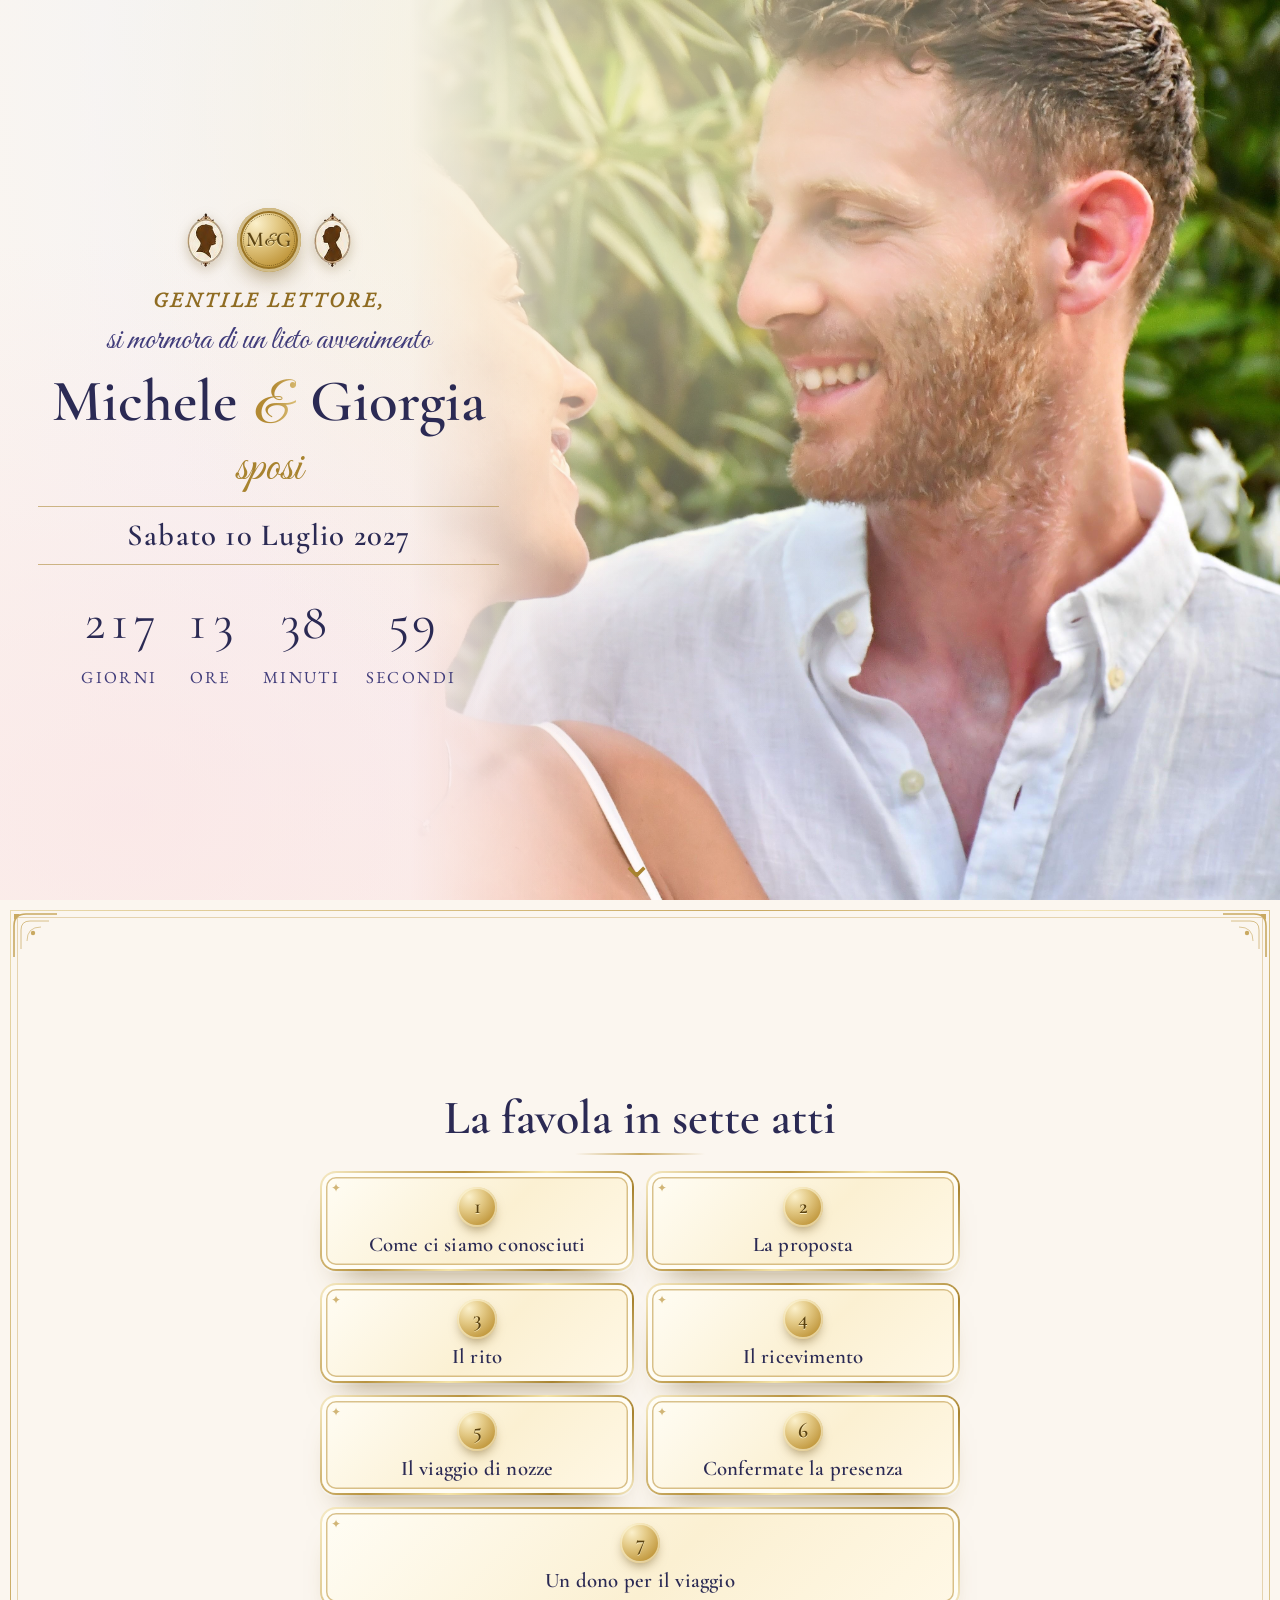
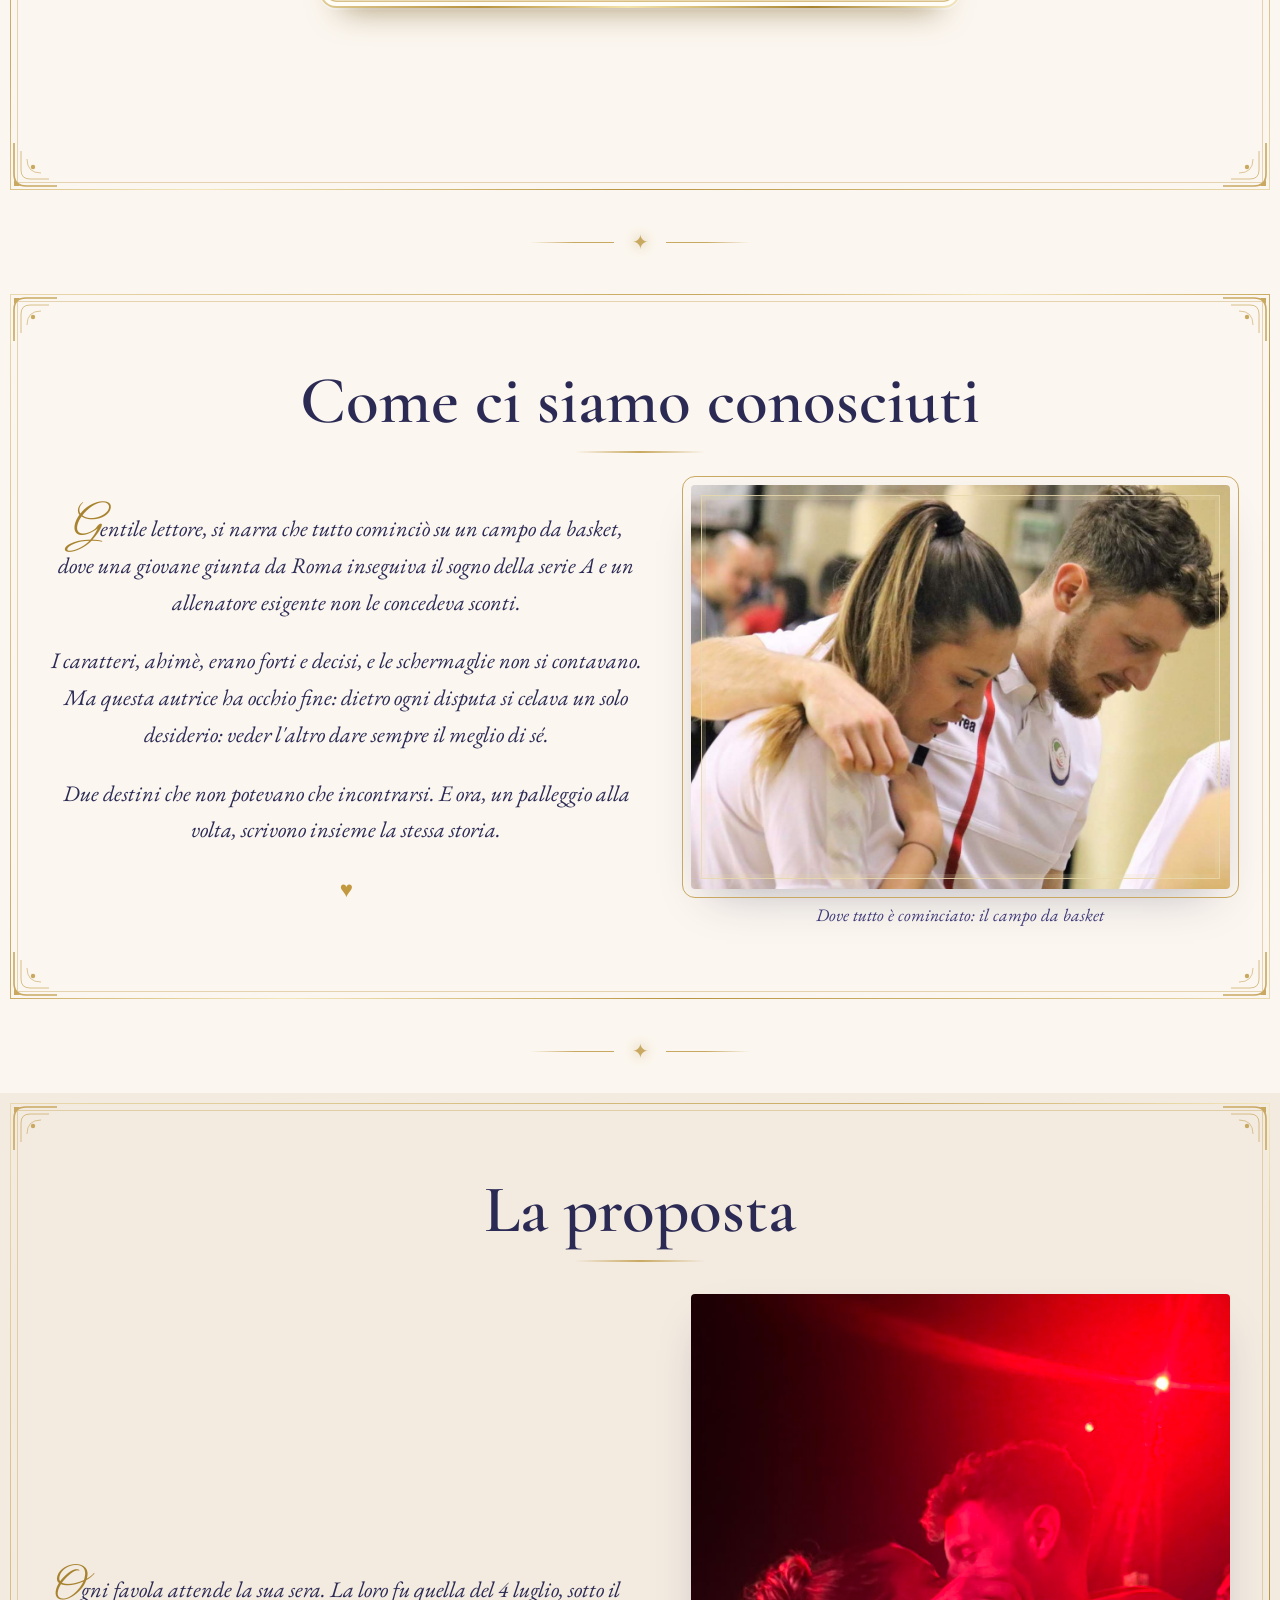
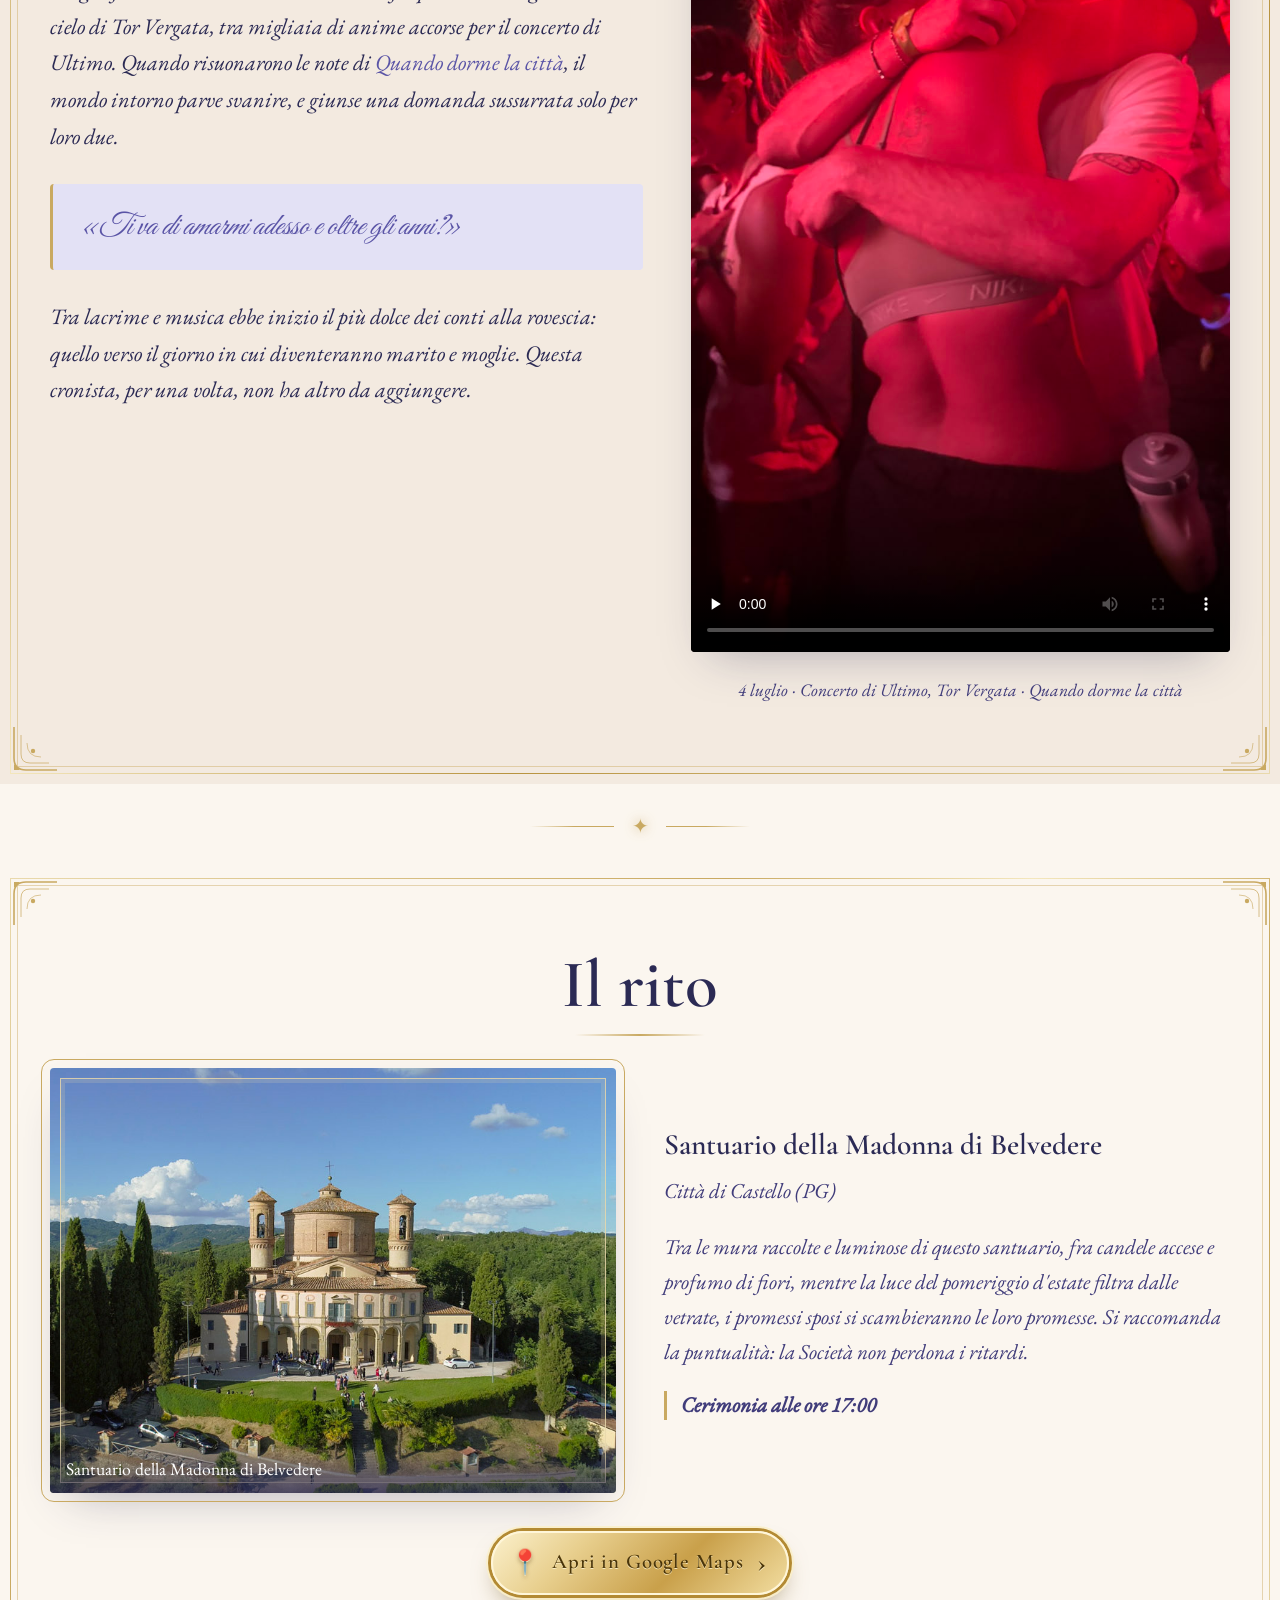
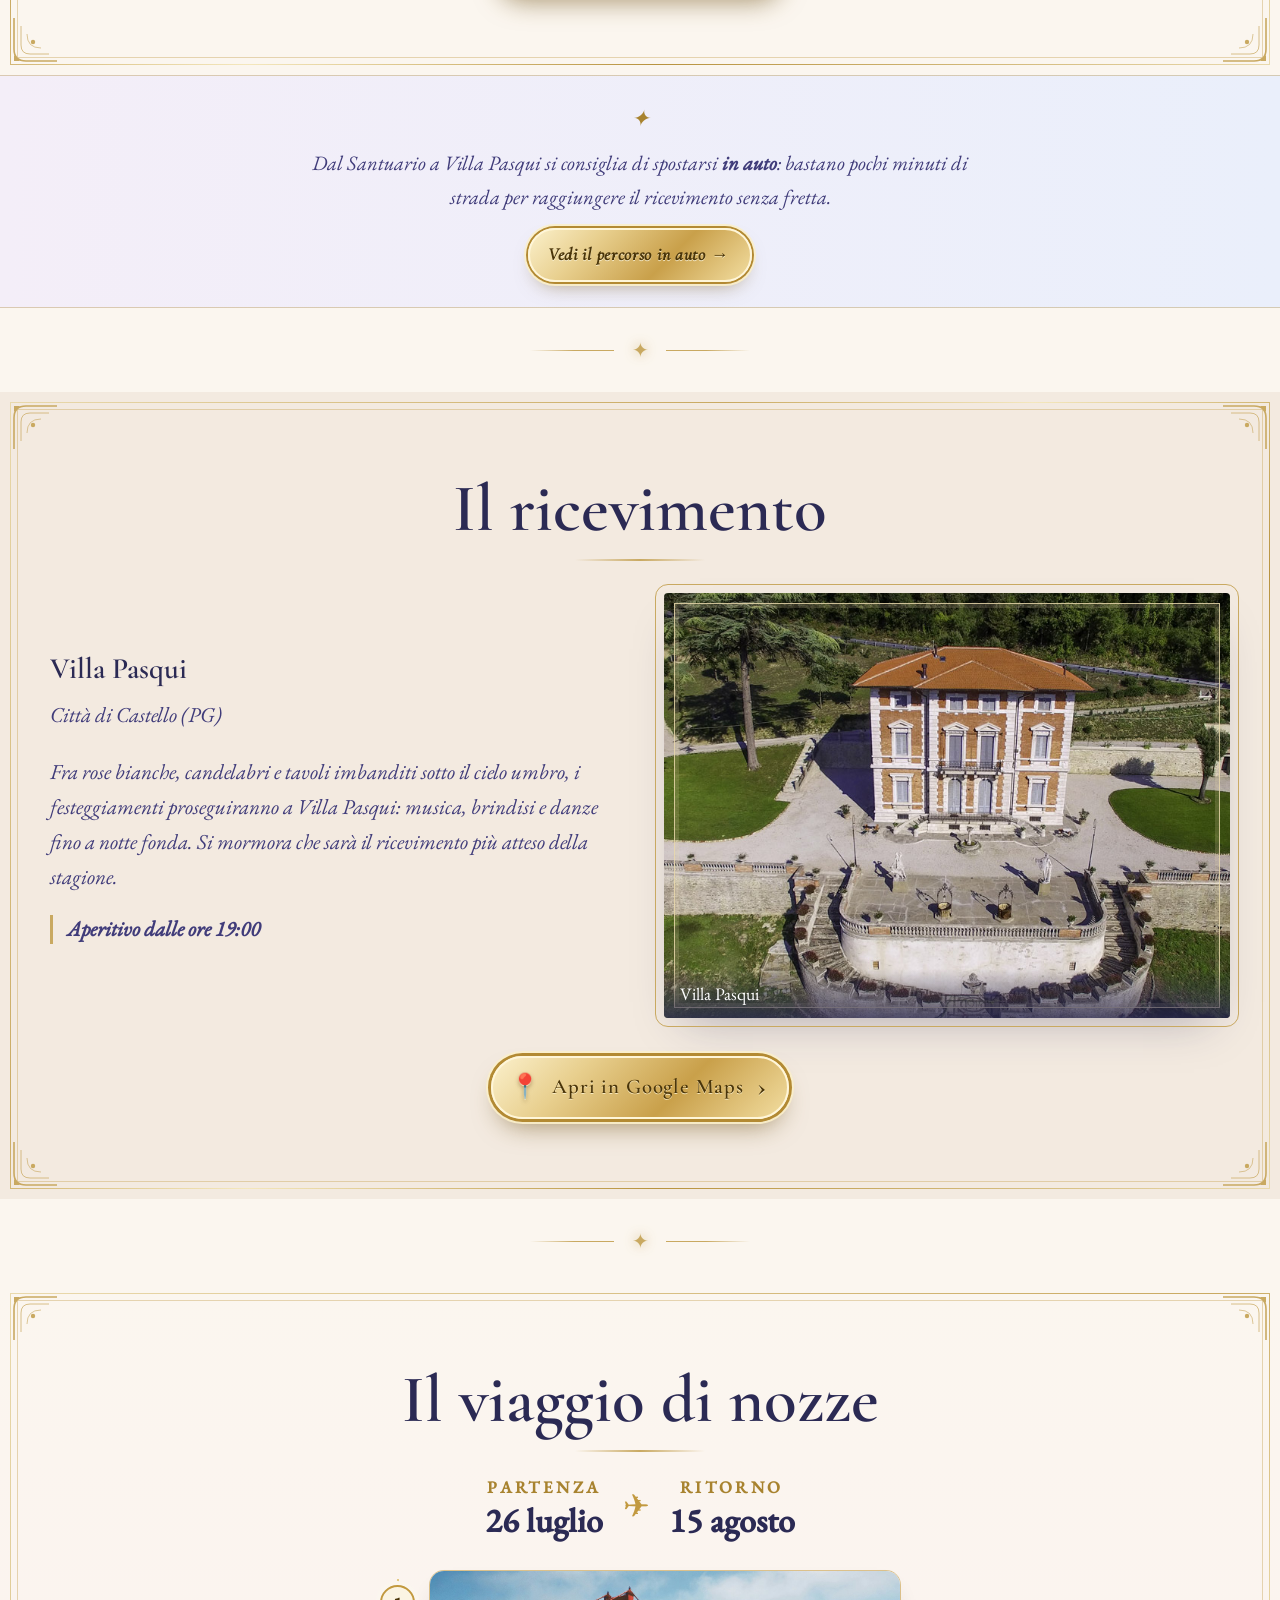
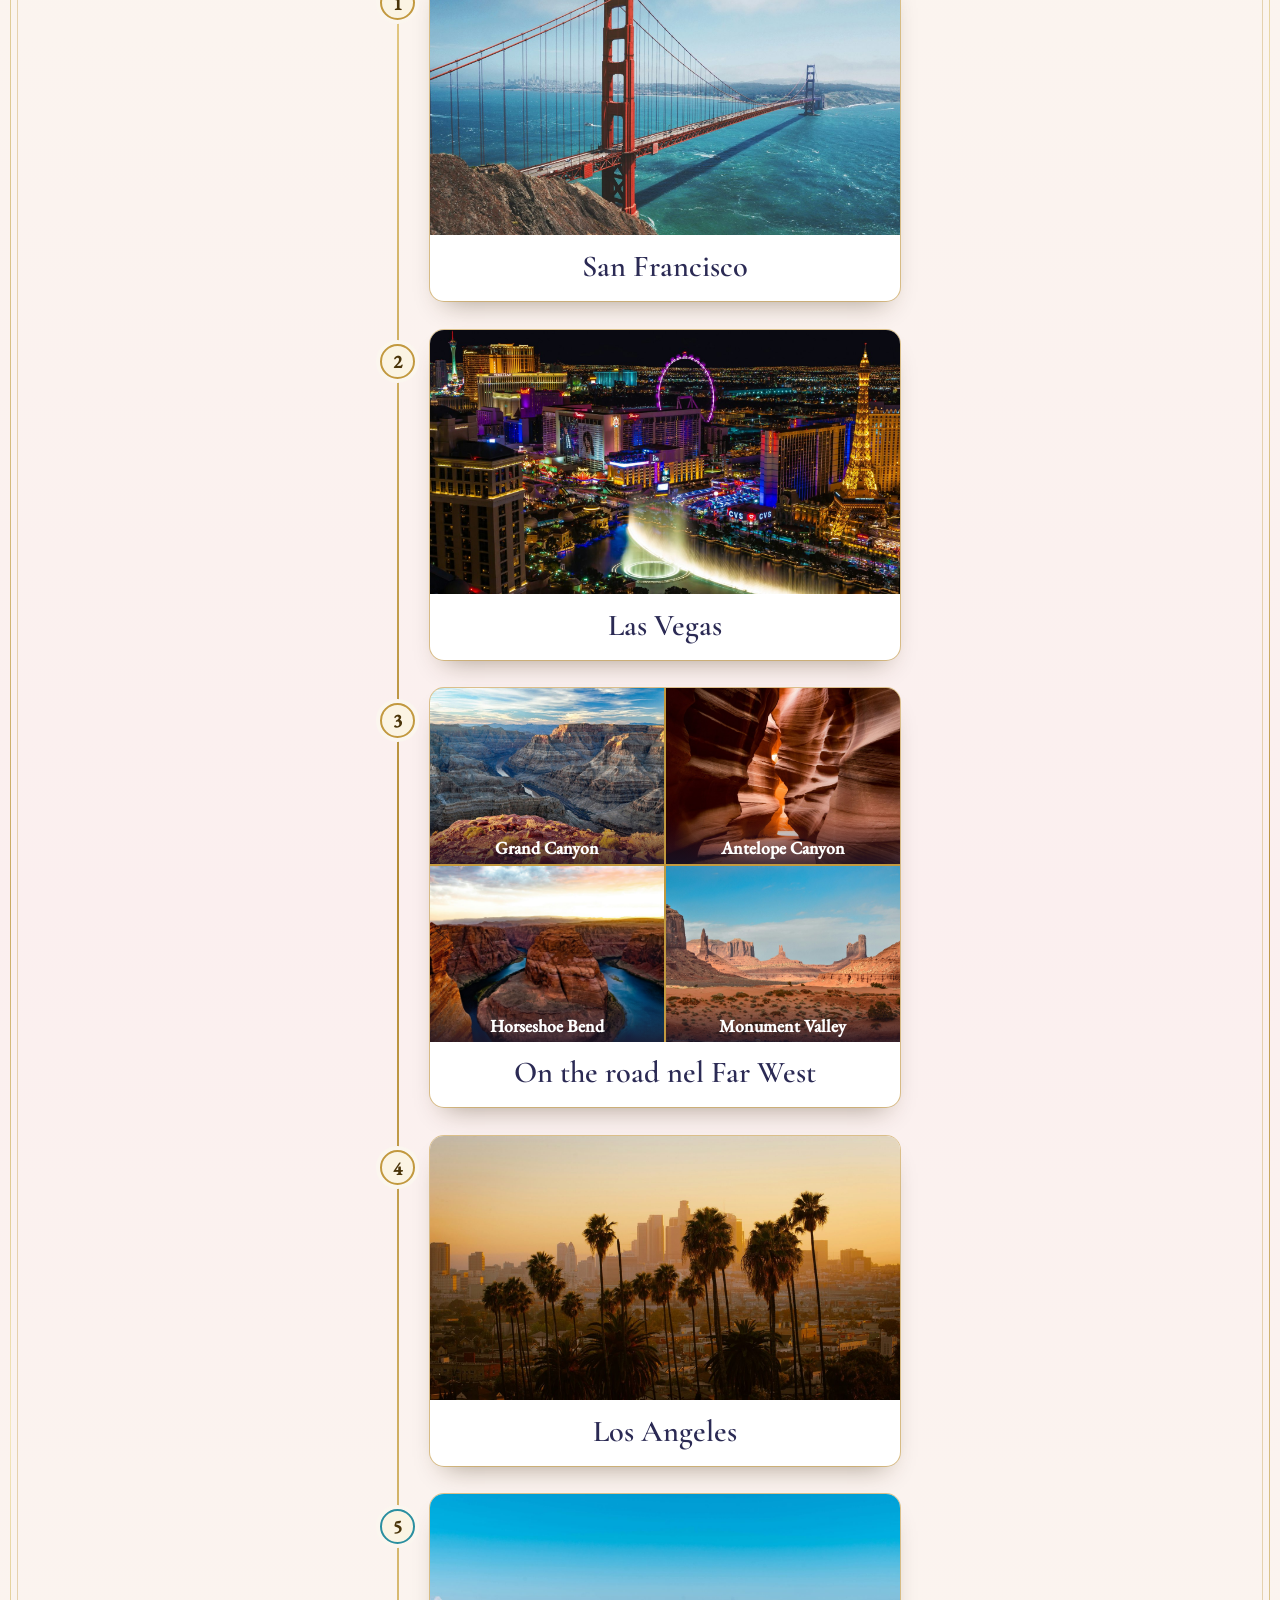
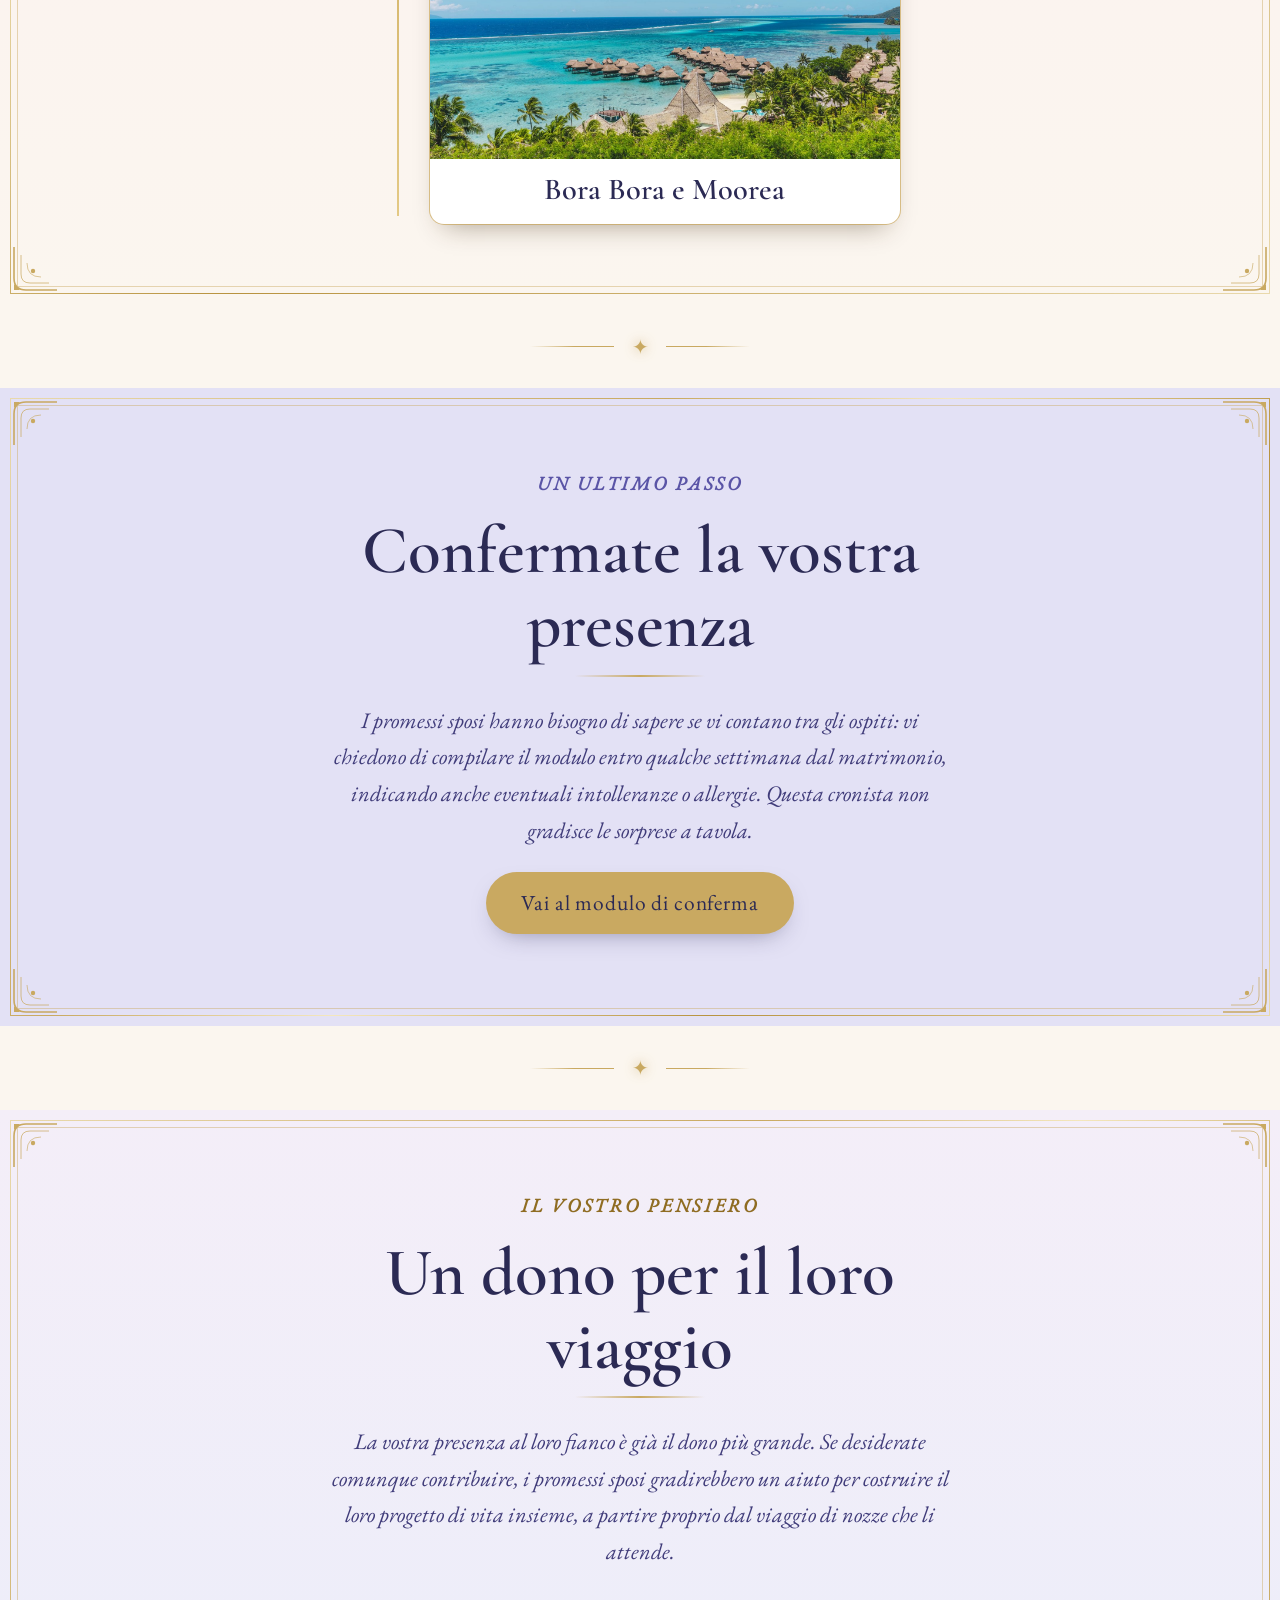
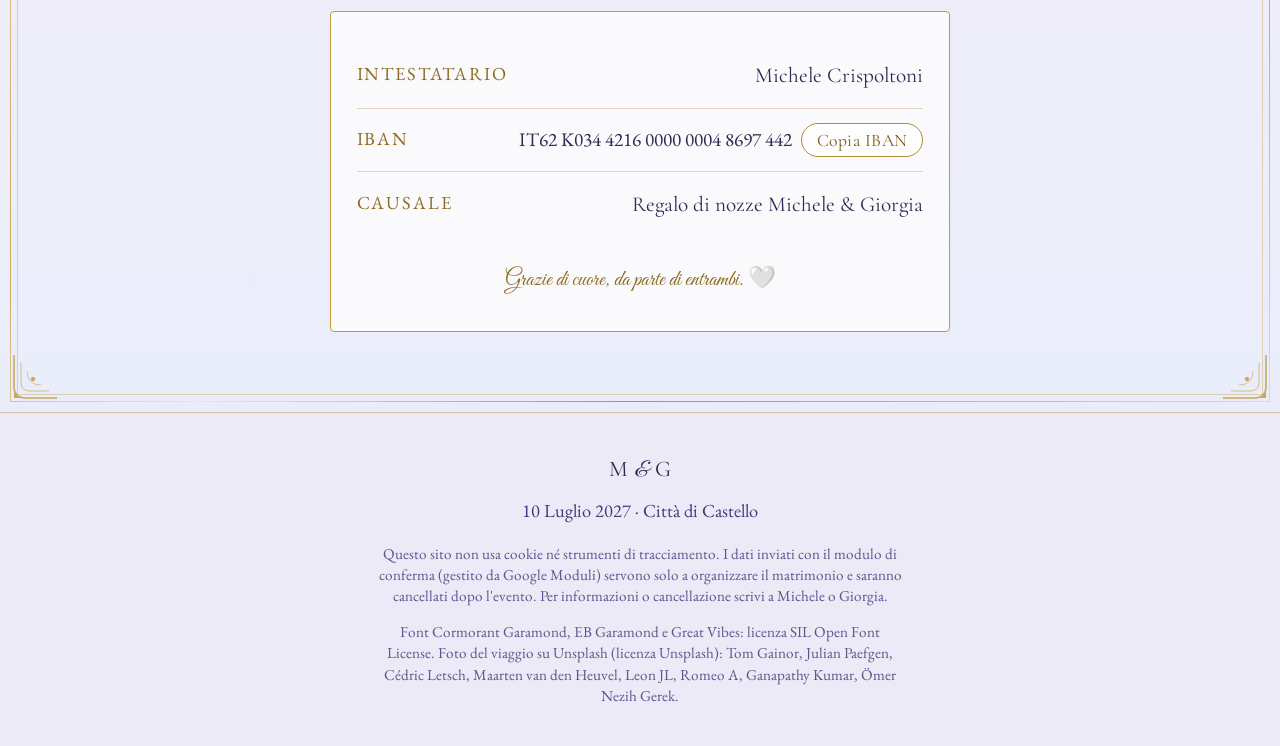
<file: index.html>
<!DOCTYPE html>
<html lang="it">
<head>
<meta charset="UTF-8">
<meta name="viewport" content="width=device-width, initial-scale=1.0">
<title>Michele &amp; Giorgia sposi</title>
<meta name="description" content="Il nostro matrimonio, la nostra favola. Save the date: 10 Luglio 2027.">

<!--
  ============================================================
  COME MODIFICARE QUESTO SITO — leggimi prima di iniziare
  ============================================================
  1. Cerca i commenti tipo "MODIFICA QUI" in questo file, in style.css
     e in script.js: indicano i punti pensati per essere personalizzati.
  2. Le immagini vanno messe nella cartella /images con i nomi indicati
     nei commenti (es. images/hero-sposi.jpg). Finché non le carichi,
     al loro posto comparirà un'illustrazione di riserva elegante.
  3. Il video della proposta va messo in /videos/proposta.mp4
     (oppure sostituisci il tag <video> con un embed di YouTube,
     istruzioni nel commento apposito).
  4. I nomi di Michele e Giorgia sono già scritti per esteso ovunque:
     se in futuro cambia qualcosa, usa "trova e sostituisci" del tuo editor.
  5. I colori e i font si modificano tutti dalle variabili in cima a
     style.css (sezione :root), senza dover toccare il resto del CSS.
-->

<link rel="stylesheet" href="style.css?v=20261118i">
</head>
<body>

<main>

  <section class="hero" id="home">
    <div class="hero__scrim" aria-hidden="true"></div>
    <div class="hero__glow" aria-hidden="true"></div>
    <div class="hero__petals" aria-hidden="true" id="heroPetals"></div>

    <div class="hero__content">
      <div class="crest">
        <img class="cameo" src="images/cameo-michele.png" alt="Profilo di Michele" width="66" height="103">
        <div class="seal" role="img" aria-label="Monogramma M e G">
          <span class="seal__shine" aria-hidden="true"></span>
          <span class="seal__m">M</span><span class="seal__amp">&amp;</span><span class="seal__g">G</span>
        </div>
        <img class="cameo" src="images/cameo-giorgia.png" alt="Profilo di Giorgia" width="66" height="103">
      </div>
      <p class="eyebrow eyebrow--light">Gentile Lettore,</p>
      <p class="hero__script">si mormora di un lieto avvenimento</p>
      <h1 class="hero__title">Michele <span class="amp">&amp;</span> Giorgia</h1>
      <p class="hero__sposi">sposi</p>

      <div class="save-the-date">
        <time class="save-the-date__date" datetime="2027-07-10">Sabato 10 Luglio 2027</time>
      </div>

      <div class="countdown" id="countdown" aria-live="polite">
        <div class="countdown__item"><span class="countdown__num" id="cd-days">–</span><span class="countdown__label">giorni</span></div>
        <div class="countdown__item"><span class="countdown__num" id="cd-hours">–</span><span class="countdown__label">ore</span></div>
        <div class="countdown__item"><span class="countdown__num" id="cd-mins">–</span><span class="countdown__label">minuti</span></div>
        <div class="countdown__item"><span class="countdown__num" id="cd-secs">–</span><span class="countdown__label">secondi</span></div>
      </div>
    </div>
    <span class="hero__down" aria-hidden="true">⌄</span>
  </section>

  <section class="section section--index" id="indice">
    <div class="section__inner">
      <h2 class="section__title">La favola in sette atti</h2>

      <nav class="index-list" aria-label="Indice del sito">
        <a class="index-item" href="#conosciuti">
          <span class="index-item__num">1</span>
          <span class="index-item__text"><span class="index-item__title">Come ci siamo conosciuti</span><span class="index-item__sub">Dove tutto ebbe inizio</span></span>
          <span class="index-item__go" aria-hidden="true">›</span>
        </a>
        <a class="index-item" href="#storia">
          <span class="index-item__num">2</span>
          <span class="index-item__text"><span class="index-item__title">La proposta</span><span class="index-item__sub">Una domanda sussurrata</span></span>
          <span class="index-item__go" aria-hidden="true">›</span>
        </a>
        <a class="index-item" href="#chiesa">
          <span class="index-item__num">3</span>
          <span class="index-item__text"><span class="index-item__title">Il rito</span><span class="index-item__sub">Santuario della Madonna di Belvedere</span></span>
          <span class="index-item__go" aria-hidden="true">›</span>
        </a>
        <a class="index-item" href="#location">
          <span class="index-item__num">4</span>
          <span class="index-item__text"><span class="index-item__title">Il ricevimento</span><span class="index-item__sub">Villa Pasqui</span></span>
          <span class="index-item__go" aria-hidden="true">›</span>
        </a>
        <a class="index-item" href="#viaggio">
          <span class="index-item__num">5</span>
          <span class="index-item__text"><span class="index-item__title">Il viaggio di nozze</span><span class="index-item__sub">Da San Francisco a Bora Bora</span></span>
          <span class="index-item__go" aria-hidden="true">›</span>
        </a>
        <a class="index-item" href="#rsvp">
          <span class="index-item__num">6</span>
          <span class="index-item__text"><span class="index-item__title">Confermate la presenza</span><span class="index-item__sub">Si attende la vostra risposta</span></span>
          <span class="index-item__go" aria-hidden="true">›</span>
        </a>
        <a class="index-item" href="#regalo">
          <span class="index-item__num">7</span>
          <span class="index-item__text"><span class="index-item__title">Un dono per il viaggio</span><span class="index-item__sub">Un pensiero per gli sposi</span></span>
          <span class="index-item__go" aria-hidden="true">›</span>
        </a>
      </nav>
    </div>
  </section>


  <div class="divider" aria-hidden="true"><!-- MODIFICA QUI: divisorio decorativo ripetuto tra le sezioni, definito in style.css --></div>

  <!-- ============ 2. COME CI SIAMO CONOSCIUTI ============ -->
  <section class="section section--meet" id="conosciuti">
    <div class="section__inner">
      <h2 class="section__title">Come ci siamo conosciuti</h2>

      <div class="story-layout">
        <article class="story-text reveal">
          <p>
            Gentile lettore, si narra che tutto cominciò su un campo da basket, dove una giovane
            giunta da Roma inseguiva il sogno della serie A e un allenatore esigente non le
            concedeva sconti.
          </p>
          <p>
            I caratteri, ahimè, erano forti e decisi, e le schermaglie non si contavano. Ma questa
            autrice ha occhio fine: dietro ogni disputa si celava un solo desiderio: veder l'altro
            dare sempre il meglio di sé.
          </p>
          <p>
            Due destini che non potevano che incontrarsi. E ora, un palleggio alla volta,
            scrivono insieme la stessa storia.
          </p>
        </article>

        <figure class="story-media reveal">
          <!-- MODIFICA QUI: sostituisci con una foto vostra del basket in images/basket.jpg -->
          <div class="frame"><img class="meet-photo" src="images/basket.jpg" alt="Michele e Giorgia sul campo da basket" loading="lazy"
               onerror="this.closest('figure').classList.add('img-fallback--basket')"></div>
          <figcaption>Dove tutto è cominciato: il campo da basket</figcaption>
        </figure>
      </div>
    </div>
  </section>

  <div class="divider" aria-hidden="true"></div>

  <!-- ============ 3. LA PROPOSTA ============ -->
  <section class="section section--story" id="storia">
    <div class="section__inner">
      <h2 class="section__title">La proposta</h2>

      <div class="story-layout">
        <article class="story-text">
          <p>
            Ogni favola attende la sua sera. La loro fu quella del 4 luglio, sotto il cielo di
            Tor Vergata, tra migliaia di anime accorse per il concerto di Ultimo. Quando
            risuonarono le note di <cite>Quando dorme la città</cite>, il mondo intorno parve
            svanire, e giunse una domanda sussurrata solo per loro due.
          </p>

          <blockquote class="story-quote">
            <p>«Ti va di amarmi adesso e oltre gli anni?»</p>
          </blockquote>

          <p>
            Tra lacrime e musica ebbe inizio il più dolce dei conti alla rovescia: quello verso
            il giorno in cui diventeranno marito e moglie. Questa cronista, per una volta, non ha
            altro da aggiungere.
          </p>
        </article>

        <figure class="story-media">
          <!--
            MODIFICA QUI: il video della proposta.
            Opzione A (file tuo): metti il file in /videos/proposta.mp4 e lascia il tag <video>.
            Opzione B (YouTube): cancella il tag <video> e incolla al suo posto un iframe
            di YouTube, ad esempio:
            <iframe src="https://www.youtube.com/embed/TUO_ID_VIDEO" title="La proposta"
              allowfullscreen loading="lazy"></iframe>
          -->
          <video class="story-video" id="proposalVideo" controls playsinline preload="none" poster="images/proposta-poster.jpg">
            <source src="videos/proposta.mp4" type="video/mp4">
            Il tuo browser non supporta la riproduzione video. Puoi comunque
            <a href="videos/proposta.mp4">scaricare il video della proposta qui</a>.
          </video>
          <figcaption>4 luglio · Concerto di Ultimo, Tor Vergata · <em>Quando dorme la città</em></figcaption>
        </figure>
      </div>
    </div>
  </section>

  <div class="divider" aria-hidden="true"></div>

  <!-- ============ 4. IL RITO — CHIESA ============ -->
  <section class="section section--venue" id="chiesa">
    <div class="section__inner">
      <h2 class="section__title">Il rito</h2>

      <div class="venue-layout">
        <figure class="venue-media">
          <!-- MODIFICA QUI: sostituisci con una foto del santuario in images/santuario.jpg -->
          <img src="images/santuario.jpg" alt="Santuario della Madonna di Belvedere, Città di Castello" loading="lazy"
               onerror="this.closest('figure').classList.add('img-fallback--church')">
          <figcaption>Santuario della Madonna di Belvedere</figcaption>
        </figure>

        <article class="venue-text">
          <h3>Santuario della Madonna di Belvedere</h3>
          <p>Città di Castello (PG)</p>
          <p>
            Tra le mura raccolte e luminose di questo santuario, fra candele accese e profumo di
            fiori, mentre la luce del pomeriggio d'estate filtra dalle vetrate, i promessi sposi
            si scambieranno le loro promesse. Si raccomanda la puntualità: la Società non
            perdona i ritardi.
          </p>
          <p class="venue-time"><time datetime="2027-07-10T17:00">Cerimonia alle ore 17:00</time></p>
        </article>
      </div>

      <div class="venue-cta">
        <a class="btn btn--map" target="_blank" rel="noopener"
           href="https://www.google.com/maps/search/?api=1&query=Santuario+della+Madonna+di+Belvedere+Citt%C3%A0+di+Castello">
          <span class="btn--map__pin" aria-hidden="true">📍</span><span>Apri in Google Maps</span><span class="btn--map__arrow" aria-hidden="true">›</span>
        </a>
      </div>
    </div>
  </section>

  <!-- ============ NOTA DI VICINANZA TRA CHIESA E VILLA ============ -->
  <div class="proximity-note">
    <div class="proximity-note__inner">
      <span class="proximity-note__icon" aria-hidden="true">✦</span>
      <p>
        Dal Santuario a Villa Pasqui si consiglia di spostarsi <strong>in
        auto</strong>: bastano pochi minuti di strada per raggiungere il ricevimento senza fretta.
      </p>
      <a class="proximity-note__link btn--map btn--map-sm" target="_blank" rel="noopener"
         href="https://www.google.com/maps/dir/?api=1&origin=Santuario+della+Madonna+di+Belvedere+Citt%C3%A0+di+Castello&destination=Villa+Pasqui+Citt%C3%A0+di+Castello&travelmode=driving">
        Vedi il percorso in auto →
      </a>
    </div>
  </div>

  <div class="divider" aria-hidden="true"></div>

  <!-- ============ 5. IL RICEVIMENTO — VILLA PASQUI ============ -->
  <section class="section section--venue section--reception" id="location">
    <div class="section__inner">
      <h2 class="section__title">Il ricevimento</h2>

      <div class="venue-layout venue-layout--reverse">
        <figure class="venue-media">
          <!-- MODIFICA QUI: sostituisci con una foto di Villa Pasqui in images/villa-pasqui.jpg -->
          <img src="images/villa-pasqui.jpg" alt="Villa Pasqui, Città di Castello" loading="lazy"
               onerror="this.closest('figure').classList.add('img-fallback--villa')">
          <figcaption>Villa Pasqui</figcaption>
        </figure>

        <article class="venue-text">
          <h3>Villa Pasqui</h3>
          <p>Città di Castello (PG)</p>
          <p>
            Fra rose bianche, candelabri e tavoli imbanditi sotto il cielo umbro, i festeggiamenti
            proseguiranno a Villa Pasqui: musica, brindisi e danze fino a notte fonda. Si mormora
            che sarà il ricevimento più atteso della stagione.
          </p>
          <p class="venue-time"><time datetime="2027-07-10T19:00">Aperitivo dalle ore 19:00</time></p>
        </article>
      </div>

      <div class="venue-cta">
        <a class="btn btn--map" target="_blank" rel="noopener"
           href="https://www.google.com/maps/search/?api=1&query=Villa+Pasqui+Citt%C3%A0+di+Castello">
          <span class="btn--map__pin" aria-hidden="true">📍</span><span>Apri in Google Maps</span><span class="btn--map__arrow" aria-hidden="true">›</span>
        </a>
      </div>
    </div>
  </section>

  <div class="divider" aria-hidden="true"></div>

  <!-- ============ 6. VIAGGIO DI NOZZE ============ -->
  <section class="section section--trip" id="viaggio">
    <div class="section__inner">
      <h2 class="section__title">Il viaggio di nozze</h2>
      <div class="route-dates">
        <div><span>Partenza</span><b>26 luglio</b></div>
        <div class="route-dates__plane" aria-hidden="true">✈</div>
        <div><span>Ritorno</span><b>15 agosto</b></div>
      </div>

      <div class="route">
        <article class="leg">
          <span class="leg__node" aria-hidden="true">1</span>
          <div class="leg__card">
            <figure class="leg__media"><img src="images/trip-sf.jpg" alt="San Francisco" loading="lazy"></figure>
            <h3 class="leg__name">San Francisco</h3>
          </div>
        </article>
        <article class="leg">
          <span class="leg__node" aria-hidden="true">2</span>
          <div class="leg__card">
            <figure class="leg__media"><img src="images/trip-vegas.jpg" alt="Las Vegas" loading="lazy"></figure>
            <h3 class="leg__name">Las Vegas</h3>
          </div>
        </article>
        <article class="leg">
          <span class="leg__node" aria-hidden="true">3</span>
          <div class="leg__card">
            <ul class="leg__thumbs"><li><img src="images/trip-gc-tramonto.jpg" alt="Grand Canyon" loading="lazy"><span>Grand Canyon</span></li><li><img src="images/trip-antelope.jpg" alt="Antelope Canyon" loading="lazy"><span>Antelope Canyon</span></li><li><img src="images/trip-grand-canyon.jpg" alt="Horseshoe Bend" loading="lazy"><span>Horseshoe Bend</span></li><li><img src="images/trip-monument.jpg" alt="Monument Valley" loading="lazy"><span>Monument Valley</span></li></ul>
            <h3 class="leg__name">On the road nel Far West</h3>
          </div>
        </article>
        <article class="leg">
          <span class="leg__node" aria-hidden="true">4</span>
          <div class="leg__card">
            <figure class="leg__media"><img src="images/trip-la.jpg" alt="Los Angeles" loading="lazy"></figure>
            <h3 class="leg__name">Los Angeles</h3>
          </div>
        </article>
        <article class="leg leg--lagoon">
          <span class="leg__node" aria-hidden="true">5</span>
          <div class="leg__card">
            <figure class="leg__media"><img src="images/trip-borabora.jpg" alt="Bora Bora e Moorea" loading="lazy"></figure>
            <h3 class="leg__name">Bora Bora e Moorea</h3>
          </div>
        </article>
      </div>
    </div>
  </section>

  <div class="divider" aria-hidden="true"></div>

  <!-- ============ 7. CONFERMA LA TUA PARTECIPAZIONE ============ -->
  <section class="section section--rsvp" id="rsvp">
    <div class="section__inner section__inner--narrow">
      <p class="eyebrow">Un ultimo passo</p>
      <h2 class="section__title">Confermate la vostra presenza</h2>
      <p class="section__intro">
        I promessi sposi hanno bisogno di sapere se vi contano tra gli ospiti:
        vi chiedono di compilare il modulo entro qualche settimana dal matrimonio, indicando
        anche eventuali intolleranze o allergie. Questa cronista non gradisce le sorprese a tavola.
      </p>

      <!--
        MODIFICA QUI: sostituisci questo link con l'indirizzo reale del tuo
        Google Form quando sarà pronto (il pulsante si apre in una nuova scheda).
      -->
      <a class="btn btn--solid" target="_blank" rel="noopener"
         href="https://docs.google.com/forms/d/e/1FAIpQLScb4kLmeE1gYD9Wp_-s8iSN6bgLBDmDljRBCzjRi4G2F7Q2Sg/viewform?usp=publish-editor">
        Vai al modulo di conferma
      </a>
    </div>
  </section>

  <div class="divider" aria-hidden="true"></div>

  <!-- ============ 8. UN REGALO PER IL NOSTRO VIAGGIO ============ -->
  <section class="section section--gift" id="regalo">
    <div class="section__inner section__inner--narrow">
      <p class="eyebrow eyebrow--light">Il vostro pensiero</p>
      <h2 class="section__title">Un dono per il loro viaggio</h2>
      <p class="section__intro">
        La vostra presenza al loro fianco è già il dono più grande. Se
        desiderate comunque contribuire, i promessi sposi gradirebbero un aiuto per costruire il
        loro progetto di vita insieme, a partire proprio dal viaggio di nozze che li attende.
      </p>

      <div class="gift-card">
        <dl class="gift-card__details">
          <div class="gift-card__row">
            <dt>Intestatario</dt>
            <dd id="ibanHolder">Michele Crispoltoni</dd>
          </div>
          <div class="gift-card__row">
            <dt>IBAN</dt>
            <!-- IBAN dei promessi sposi -->
            <dd>
              <code id="ibanValue">IT62 K034 4216 0000 0004 8697 442</code>
              <button class="copy-btn" id="copyIbanBtn" type="button" data-copy-target="ibanValue">
                Copia IBAN
              </button>
            </dd>
          </div>
          <div class="gift-card__row">
            <dt>Causale</dt>
            <dd>Regalo di nozze Michele &amp; Giorgia</dd>
          </div>
        </dl>
        <p class="gift-card__thanks">Grazie di cuore, da parte di entrambi. 🤍</p>
      </div>
    </div>
  </section>

</main>

<footer class="site-footer">
  <p class="site-footer__monogram">M <span class="amp">&amp;</span> G</p>
  <p>10 Luglio 2027 · Città di Castello</p>
  <p class="site-footer__legal">Questo sito non usa cookie né strumenti di tracciamento. I dati inviati con il modulo di conferma (gestito da Google Moduli) servono solo a organizzare il matrimonio e saranno cancellati dopo l'evento. Per informazioni o cancellazione scrivi a Michele o Giorgia.</p>
  <p class="site-footer__legal">Font Cormorant Garamond, EB Garamond e Great Vibes: licenza SIL Open Font License. Foto del viaggio su Unsplash (licenza Unsplash): Tom Gainor, Julian Paefgen, Cédric Letsch, Maarten van den Heuvel, Leon JL, Romeo A, Ganapathy Kumar, Ömer Nezih Gerek.</p>
</footer>

<a class="to-top" id="toTop" href="#indice" aria-label="Torna all'indice">↑</a>

<script src="script.js?v=20261118i"></script>
</body>
</html>
</file>
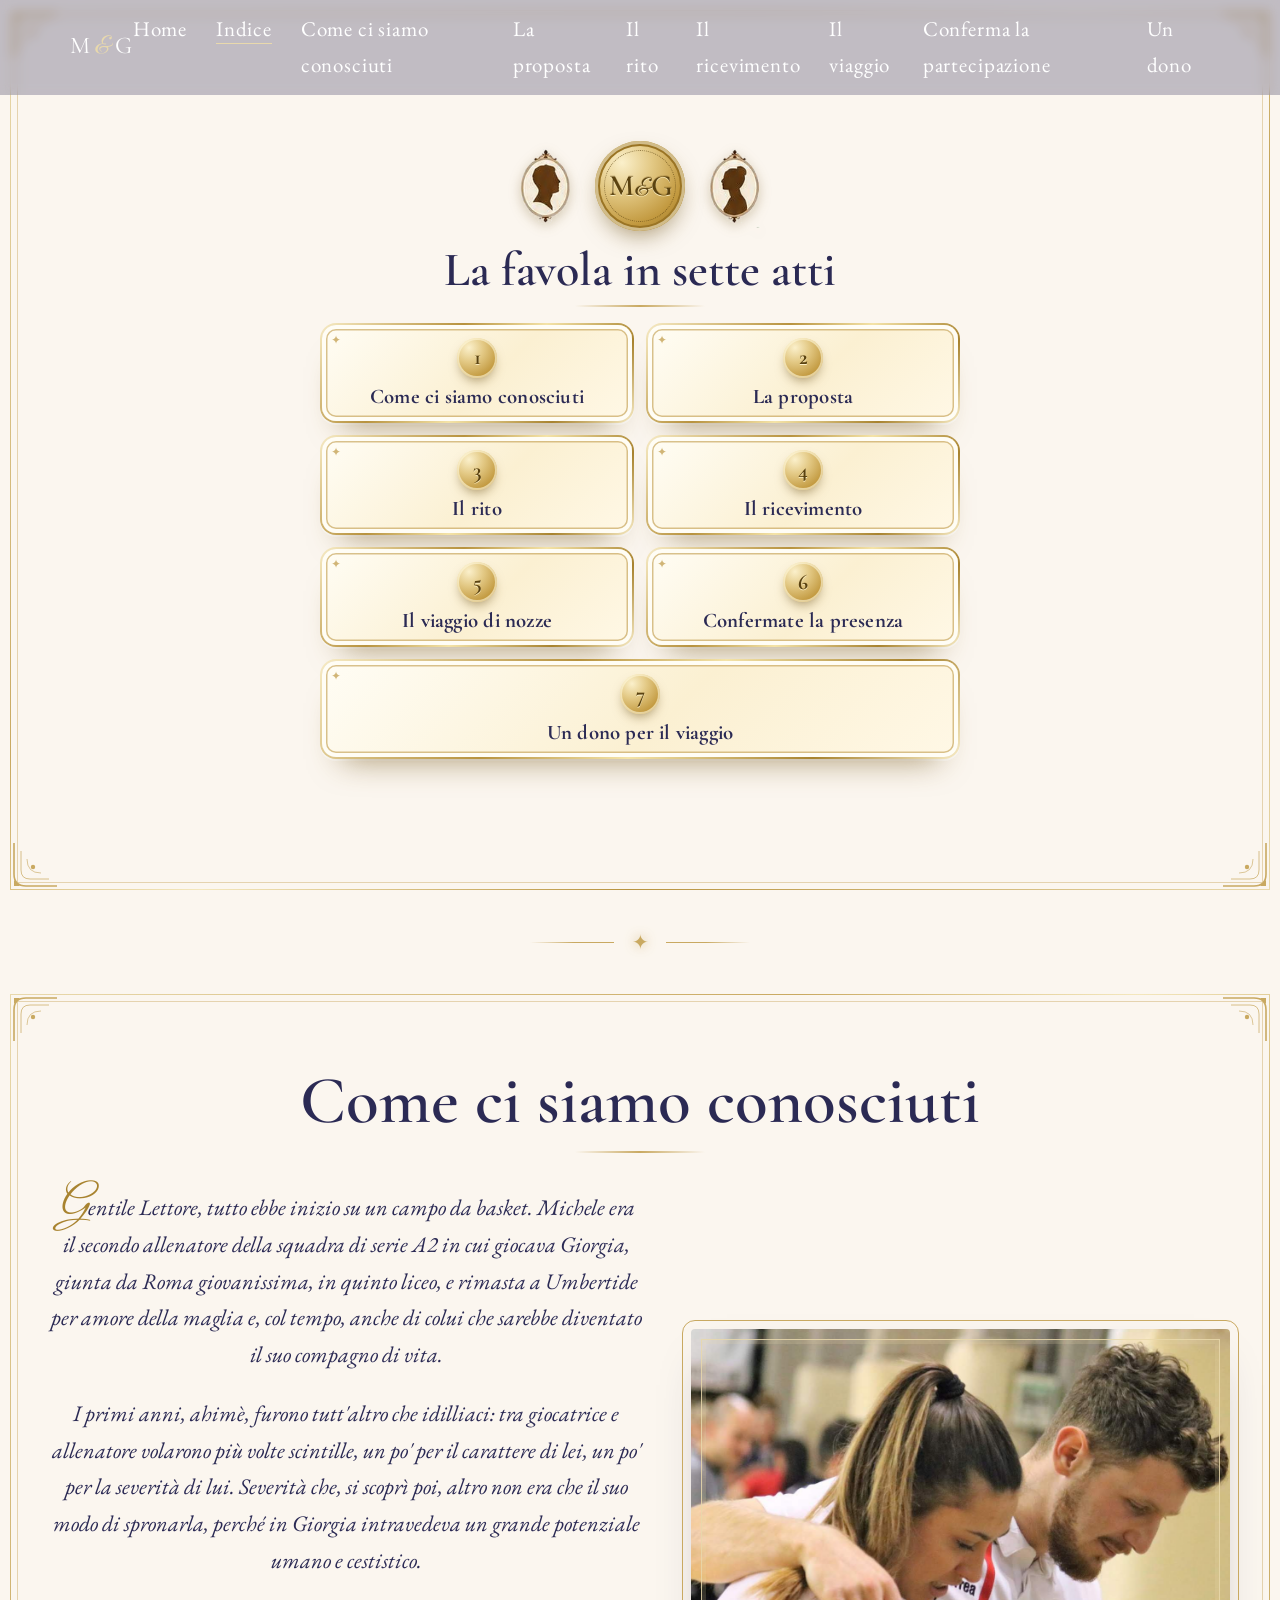
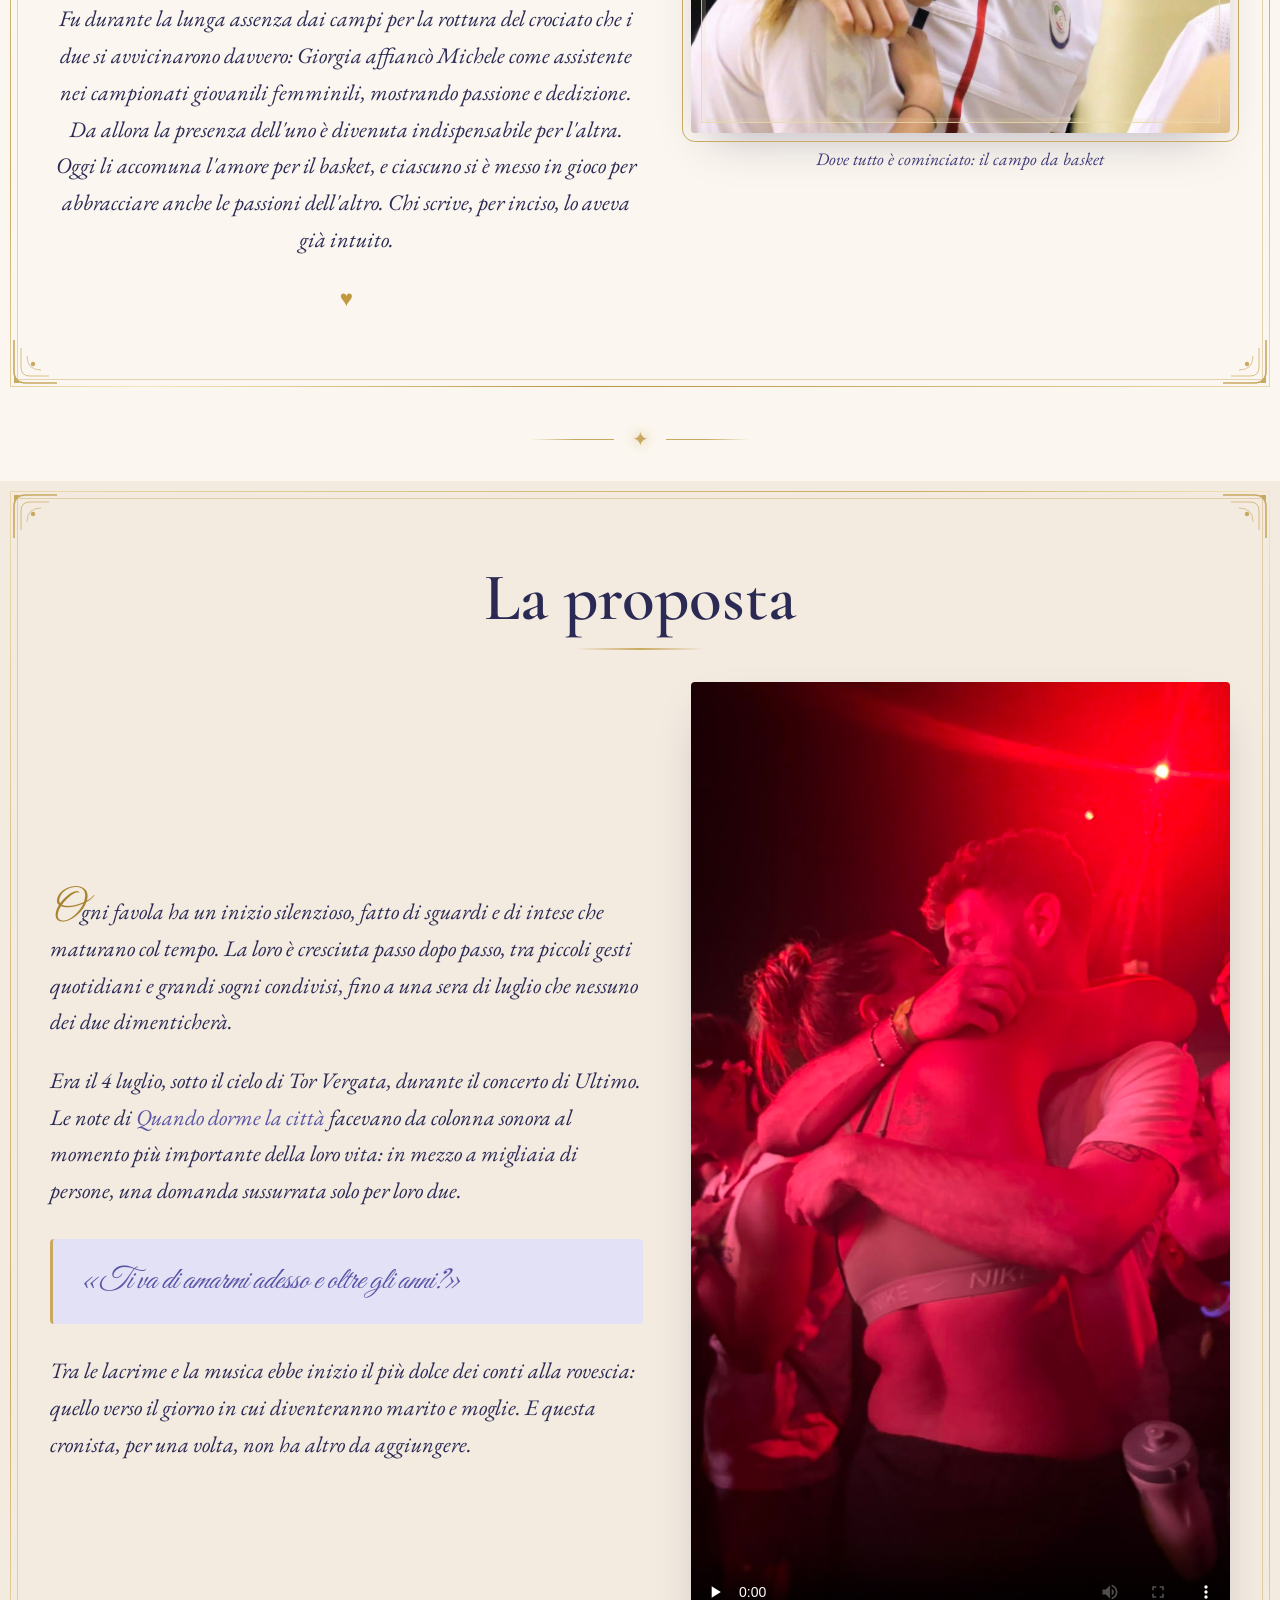
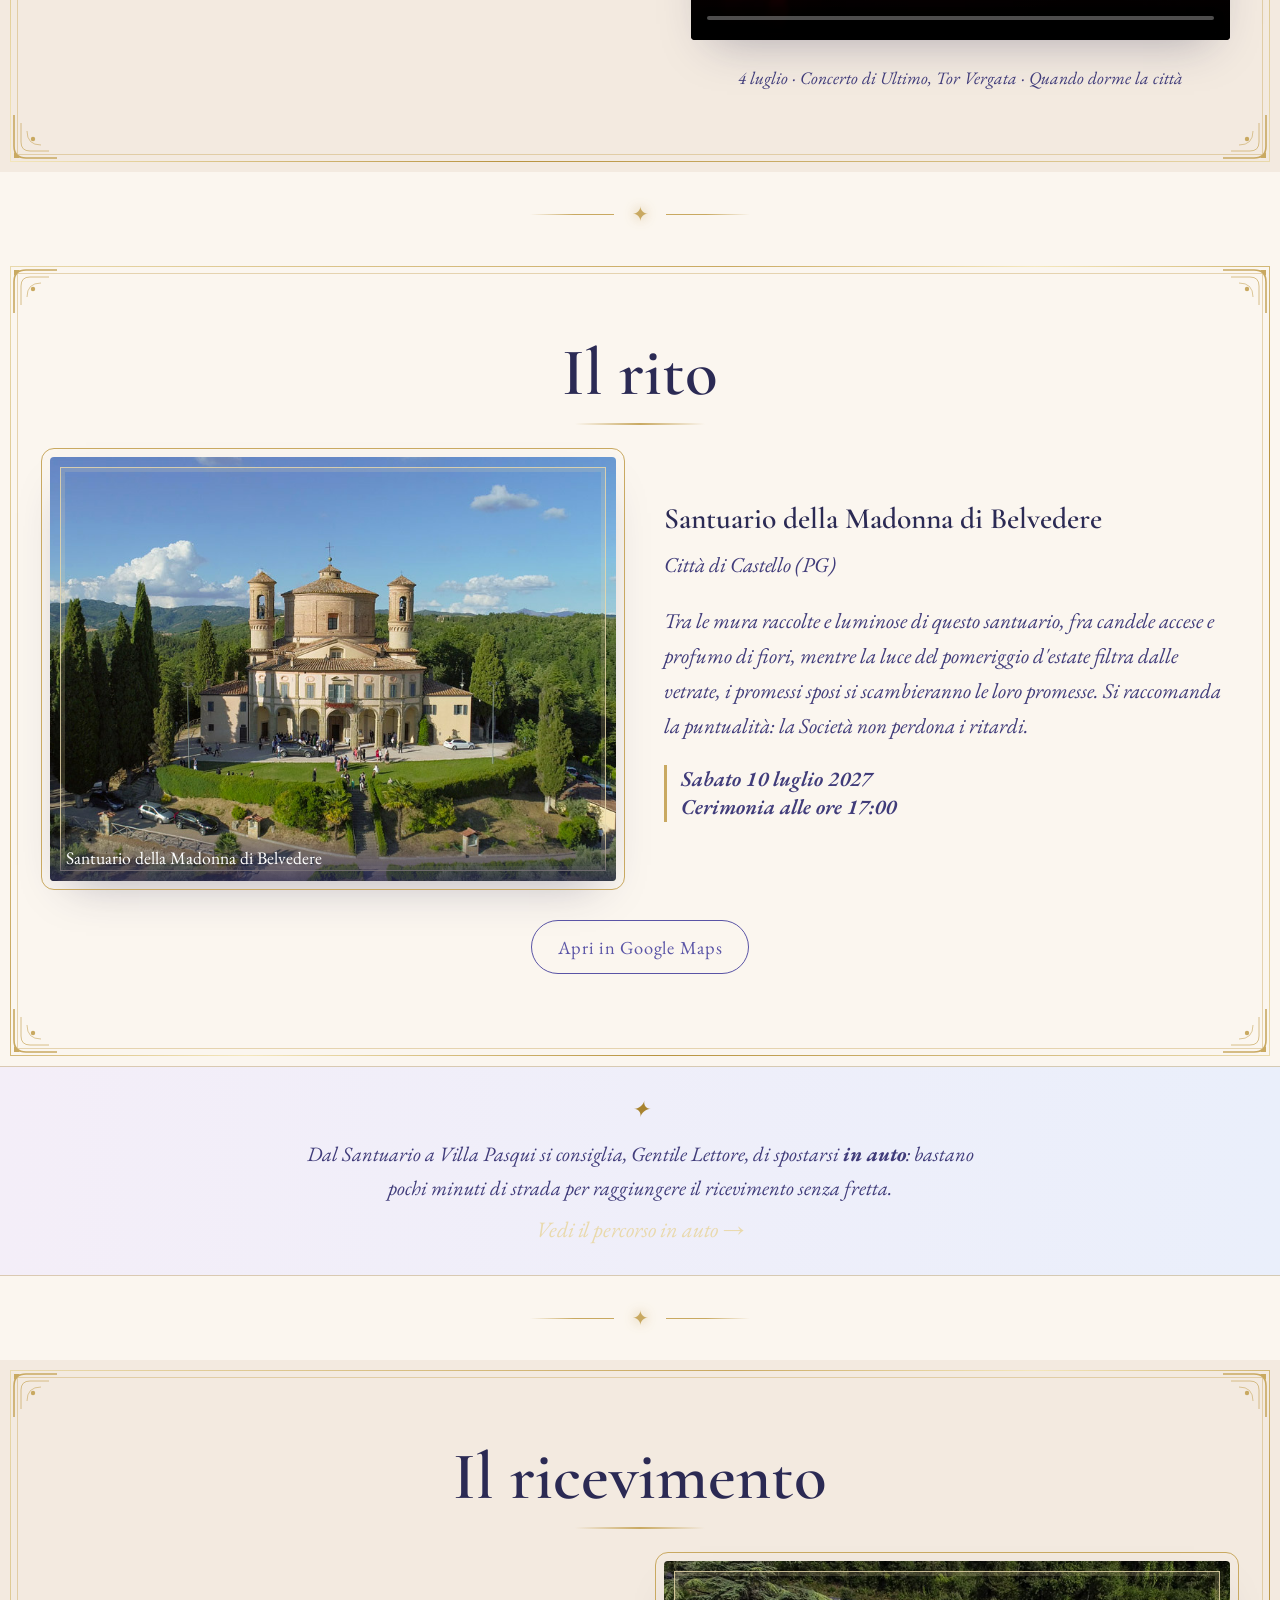
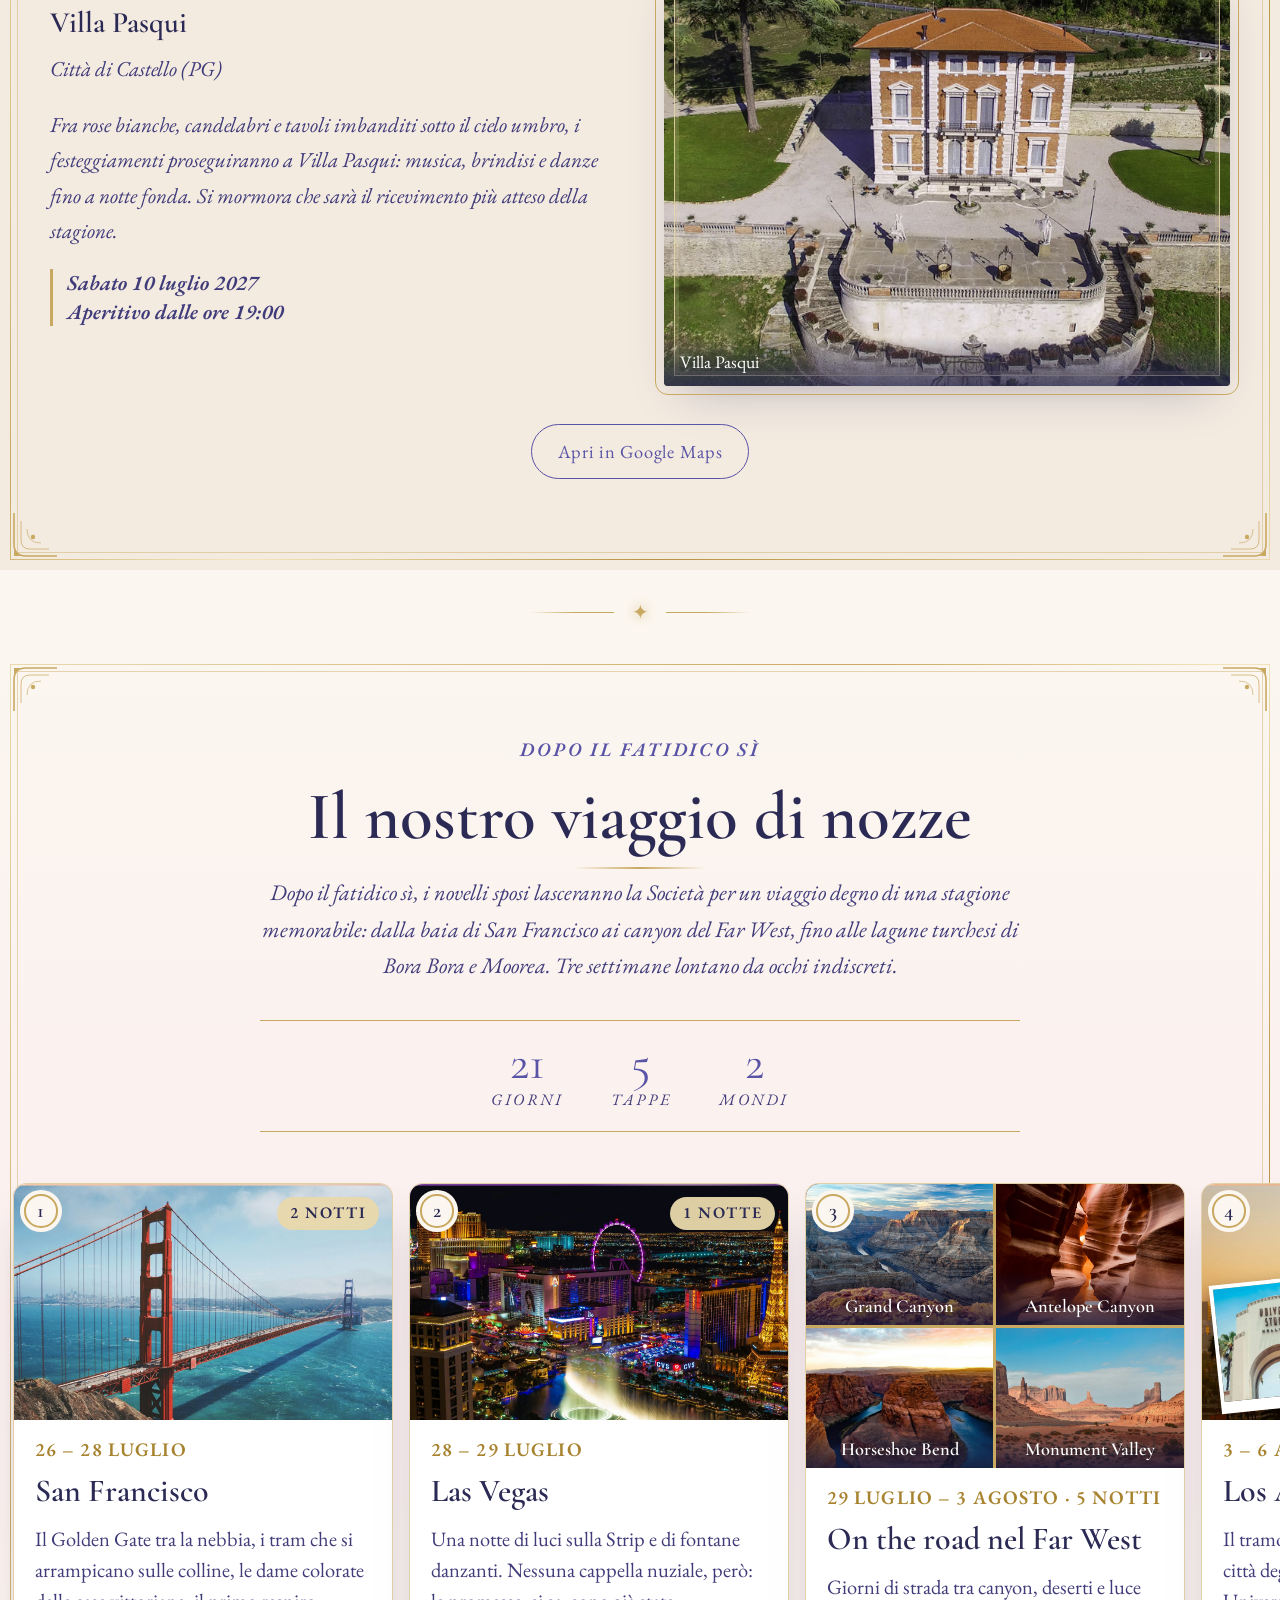
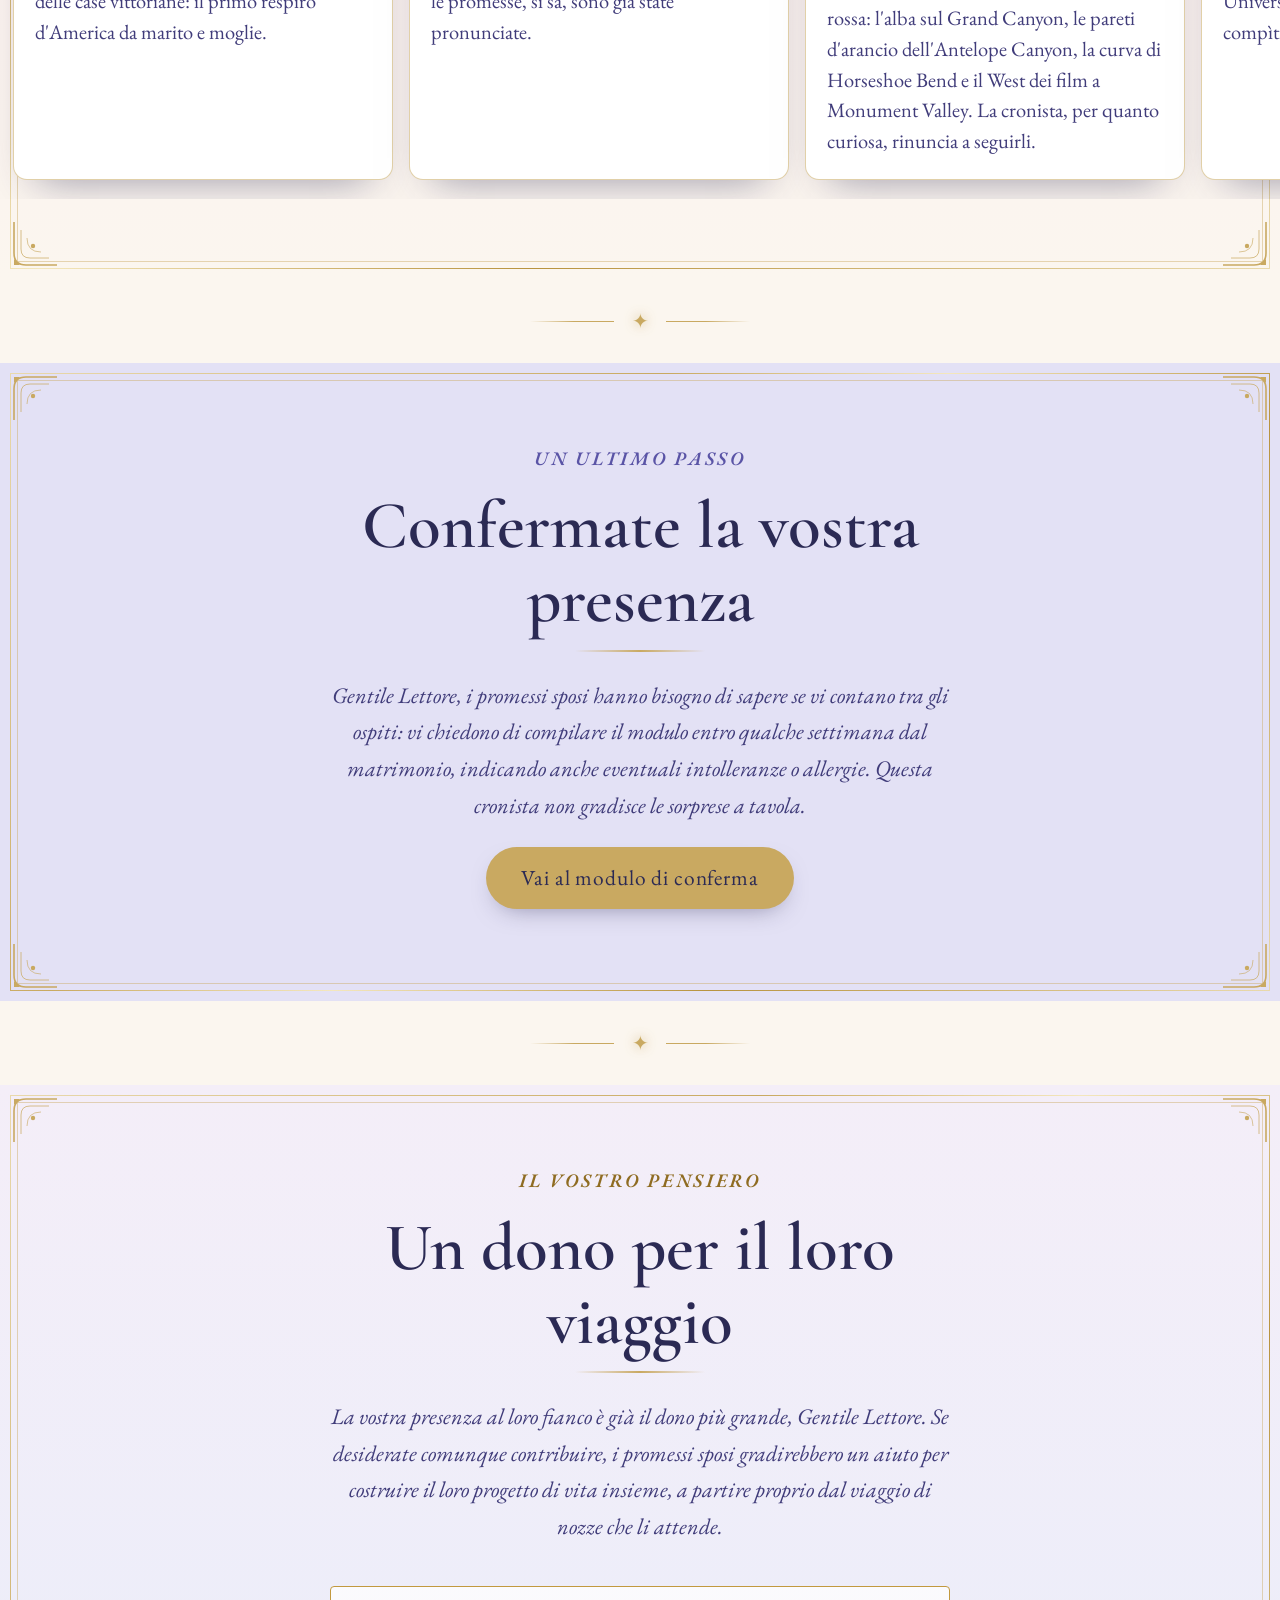
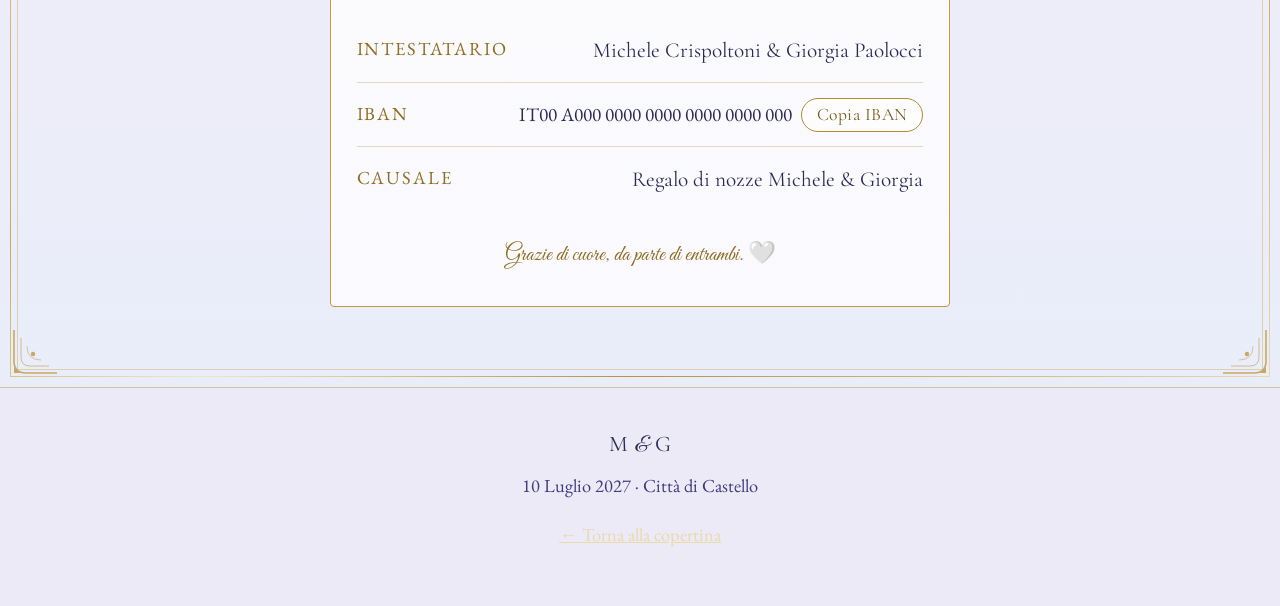
<file: sito.html>
<!DOCTYPE html>
<html lang="it">
<head>
<meta charset="UTF-8">
<meta name="viewport" content="width=device-width, initial-scale=1.0">
<title>Michele &amp; Giorgia sposi</title>
<meta name="description" content="Il nostro matrimonio, la nostra favola. Save the date: 10 Luglio 2027.">

<!--
  ============================================================
  COME MODIFICARE QUESTO SITO — leggimi prima di iniziare
  ============================================================
  1. Cerca i commenti tipo "MODIFICA QUI" in questo file, in style.css
     e in script.js: indicano i punti pensati per essere personalizzati.
  2. Le immagini vanno messe nella cartella /images con i nomi indicati
     nei commenti (es. images/hero-sposi.jpg). Finché non le carichi,
     al loro posto comparirà un'illustrazione di riserva elegante.
  3. Il video della proposta va messo in /videos/proposta.mp4
     (oppure sostituisci il tag <video> con un embed di YouTube,
     istruzioni nel commento apposito).
  4. I nomi di Michele e Giorgia sono già scritti per esteso ovunque:
     se in futuro cambia qualcosa, usa "trova e sostituisci" del tuo editor.
  5. I colori e i font si modificano tutti dalle variabili in cima a
     style.css (sezione :root), senza dover toccare il resto del CSS.
-->

<link rel="preconnect" href="https://fonts.googleapis.com">
<link rel="preconnect" href="https://fonts.gstatic.com" crossorigin>
<link href="https://fonts.googleapis.com/css2?family=Cormorant+Garamond:ital,wght@0,400;0,500;0,600;1,500&family=EB+Garamond:ital,wght@0,400;0,500;1,400&family=Great+Vibes&display=swap" rel="stylesheet">
<link rel="stylesheet" href="style.css">
</head>
<body>

<header class="site-header" id="top">
  <div class="site-header__inner">
    <a class="monogram" href="#top" aria-label="Torna all'inizio">M<span class="monogram__amp">&amp;</span>G</a>

    <button class="nav-toggle" id="navToggle" aria-expanded="false" aria-controls="primaryNav" aria-label="Apri il menu">
      <span></span><span></span><span></span>
    </button>

    <nav class="primary-nav" id="primaryNav" aria-label="Sezioni del sito">
      <ul>
        <li><a href="index.html">Home</a></li>
        <li><a href="#indice">Indice</a></li>
        <li><a href="#conosciuti">Come ci siamo conosciuti</a></li>
        <li><a href="#storia">La proposta</a></li>
        <li><a href="#chiesa">Il rito</a></li>
        <li><a href="#location">Il ricevimento</a></li>
        <li><a href="#viaggio">Il viaggio</a></li>
        <li><a href="#rsvp">Conferma la partecipazione</a></li>
        <li><a href="#regalo">Un dono</a></li>
      </ul>
    </nav>
  </div>
</header>

<main>

  <section class="section section--index" id="indice">
    <div class="section__inner">
      <div class="crest">
        <img class="cameo" src="images/cameo-michele.png" alt="Profilo di Michele" width="66" height="103">
        <div class="seal" role="img" aria-label="Monogramma M e G">
          <span class="seal__shine" aria-hidden="true"></span>
          <span class="seal__m">M</span><span class="seal__amp">&amp;</span><span class="seal__g">G</span>
        </div>
        <img class="cameo" src="images/cameo-giorgia.png" alt="Profilo di Giorgia" width="66" height="103">
      </div>
      <h2 class="section__title">La favola in sette atti</h2>

      <nav class="index-list" aria-label="Indice del sito">
        <a class="index-item" href="#conosciuti">
          <span class="index-item__num">1</span>
          <span class="index-item__text"><span class="index-item__title">Come ci siamo conosciuti</span><span class="index-item__sub">Dove tutto ebbe inizio</span></span>
          <span class="index-item__go" aria-hidden="true">›</span>
        </a>
        <a class="index-item" href="#storia">
          <span class="index-item__num">2</span>
          <span class="index-item__text"><span class="index-item__title">La proposta</span><span class="index-item__sub">Una domanda sussurrata</span></span>
          <span class="index-item__go" aria-hidden="true">›</span>
        </a>
        <a class="index-item" href="#chiesa">
          <span class="index-item__num">3</span>
          <span class="index-item__text"><span class="index-item__title">Il rito</span><span class="index-item__sub">Santuario della Madonna di Belvedere</span></span>
          <span class="index-item__go" aria-hidden="true">›</span>
        </a>
        <a class="index-item" href="#location">
          <span class="index-item__num">4</span>
          <span class="index-item__text"><span class="index-item__title">Il ricevimento</span><span class="index-item__sub">Villa Pasqui</span></span>
          <span class="index-item__go" aria-hidden="true">›</span>
        </a>
        <a class="index-item" href="#viaggio">
          <span class="index-item__num">5</span>
          <span class="index-item__text"><span class="index-item__title">Il viaggio di nozze</span><span class="index-item__sub">Da San Francisco a Bora Bora</span></span>
          <span class="index-item__go" aria-hidden="true">›</span>
        </a>
        <a class="index-item" href="#rsvp">
          <span class="index-item__num">6</span>
          <span class="index-item__text"><span class="index-item__title">Confermate la presenza</span><span class="index-item__sub">Si attende la vostra risposta</span></span>
          <span class="index-item__go" aria-hidden="true">›</span>
        </a>
        <a class="index-item" href="#regalo">
          <span class="index-item__num">7</span>
          <span class="index-item__text"><span class="index-item__title">Un dono per il viaggio</span><span class="index-item__sub">Un pensiero per gli sposi</span></span>
          <span class="index-item__go" aria-hidden="true">›</span>
        </a>
      </nav>
    </div>
  </section>


  <div class="divider" aria-hidden="true"><!-- MODIFICA QUI: divisorio decorativo ripetuto tra le sezioni, definito in style.css --></div>

  <!-- ============ 2. COME CI SIAMO CONOSCIUTI ============ -->
  <section class="section section--meet" id="conosciuti">
    <div class="section__inner">
      <h2 class="section__title">Come ci siamo conosciuti</h2>

      <div class="story-layout">
        <article class="story-text reveal">
          <p>
            Gentile Lettore, tutto ebbe inizio su un campo da basket. Michele era il secondo
            allenatore della squadra di serie A2 in cui giocava Giorgia, giunta da Roma
            giovanissima, in quinto liceo, e rimasta a Umbertide per amore della maglia e, col
            tempo, anche di colui che sarebbe diventato il suo compagno di vita.
          </p>
          <p>
            I primi anni, ahimè, furono tutt'altro che idilliaci: tra giocatrice e allenatore
            volarono più volte scintille, un po' per il carattere di lei, un po' per la severità
            di lui. Severità che, si scoprì poi, altro non era che il suo modo di spronarla,
            perché in Giorgia intravedeva un grande potenziale umano e cestistico.
          </p>
          <p>
            Fu durante la lunga assenza dai campi per la rottura del crociato che i due si
            avvicinarono davvero: Giorgia affiancò Michele come assistente nei campionati
            giovanili femminili, mostrando passione e dedizione. Da allora la presenza
            dell'uno è divenuta indispensabile per l'altra. Oggi li accomuna l'amore per il
            basket, e ciascuno si è messo in gioco per abbracciare anche le passioni dell'altro.
            Chi scrive, per inciso, lo aveva già intuito.
          </p>
        </article>

        <figure class="story-media reveal">
          <!-- MODIFICA QUI: sostituisci con una foto vostra del basket in images/basket.jpg -->
          <div class="frame"><img class="meet-photo" src="images/basket.jpg" alt="Michele e Giorgia sul campo da basket" loading="lazy"
               onerror="this.closest('figure').classList.add('img-fallback--basket')"></div>
          <figcaption>Dove tutto è cominciato: il campo da basket</figcaption>
        </figure>
      </div>
    </div>
  </section>

  <div class="divider" aria-hidden="true"></div>

  <!-- ============ 3. LA PROPOSTA ============ -->
  <section class="section section--story" id="storia">
    <div class="section__inner">
      <h2 class="section__title">La proposta</h2>

      <div class="story-layout">
        <article class="story-text">
          <p>
            Ogni favola ha un inizio silenzioso, fatto di sguardi e di intese che maturano col
            tempo. La loro è cresciuta passo dopo passo, tra piccoli gesti quotidiani e grandi
            sogni condivisi, fino a una sera di luglio che nessuno dei due dimenticherà.
          </p>
          <p>
            Era il 4 luglio, sotto il cielo di Tor Vergata, durante il concerto di Ultimo.
            Le note di <cite>Quando dorme la città</cite> facevano da colonna sonora al momento
            più importante della loro vita: in mezzo a migliaia di persone, una domanda
            sussurrata solo per loro due.
          </p>

          <blockquote class="story-quote">
            <p>«Ti va di amarmi adesso e oltre gli anni?»</p>
          </blockquote>

          <p>
            Tra le lacrime e la musica ebbe inizio il più dolce dei conti alla rovescia: quello
            verso il giorno in cui diventeranno marito e moglie. E questa cronista, per una
            volta, non ha altro da aggiungere.
          </p>
        </article>

        <figure class="story-media">
          <!--
            MODIFICA QUI: il video della proposta.
            Opzione A (file tuo): metti il file in /videos/proposta.mp4 e lascia il tag <video>.
            Opzione B (YouTube): cancella il tag <video> e incolla al suo posto un iframe
            di YouTube, ad esempio:
            <iframe src="https://www.youtube.com/embed/TUO_ID_VIDEO" title="La proposta"
              allowfullscreen loading="lazy"></iframe>
          -->
          <video class="story-video" id="proposalVideo" controls playsinline preload="none" poster="images/proposta-poster.jpg">
            <source src="videos/proposta.mp4" type="video/mp4">
            Il tuo browser non supporta la riproduzione video. Puoi comunque
            <a href="videos/proposta.mp4">scaricare il video della proposta qui</a>.
          </video>
          <figcaption>4 luglio · Concerto di Ultimo, Tor Vergata · <em>Quando dorme la città</em></figcaption>
        </figure>
      </div>
    </div>
  </section>

  <div class="divider" aria-hidden="true"></div>

  <!-- ============ 4. IL RITO — CHIESA ============ -->
  <section class="section section--venue" id="chiesa">
    <div class="section__inner">
      <h2 class="section__title">Il rito</h2>

      <div class="venue-layout">
        <figure class="venue-media">
          <!-- MODIFICA QUI: sostituisci con una foto del santuario in images/santuario.jpg -->
          <img src="images/santuario.jpg" alt="Santuario della Madonna di Belvedere, Città di Castello" loading="lazy"
               onerror="this.closest('figure').classList.add('img-fallback--church')">
          <figcaption>Santuario della Madonna di Belvedere</figcaption>
        </figure>

        <article class="venue-text">
          <h3>Santuario della Madonna di Belvedere</h3>
          <p>Città di Castello (PG)</p>
          <p>
            Tra le mura raccolte e luminose di questo santuario, fra candele accese e profumo di
            fiori, mentre la luce del pomeriggio d'estate filtra dalle vetrate, i promessi sposi
            si scambieranno le loro promesse. Si raccomanda la puntualità: la Società non
            perdona i ritardi.
          </p>
          <p class="venue-time"><time datetime="2027-07-10T17:00">Sabato 10 luglio 2027<br>Cerimonia alle ore 17:00</time></p>
        </article>
      </div>

      <div class="venue-cta">
        <a class="btn btn--outline" target="_blank" rel="noopener"
           href="https://www.google.com/maps/search/?api=1&query=Santuario+della+Madonna+di+Belvedere+Citt%C3%A0+di+Castello">
          Apri in Google Maps
        </a>
      </div>
    </div>
  </section>

  <!-- ============ NOTA DI VICINANZA TRA CHIESA E VILLA ============ -->
  <div class="proximity-note">
    <div class="proximity-note__inner">
      <span class="proximity-note__icon" aria-hidden="true">✦</span>
      <p>
        Dal Santuario a Villa Pasqui si consiglia, Gentile Lettore, di spostarsi <strong>in
        auto</strong>: bastano pochi minuti di strada per raggiungere il ricevimento senza fretta.
      </p>
      <a class="proximity-note__link" target="_blank" rel="noopener"
         href="https://www.google.com/maps/dir/?api=1&origin=Santuario+della+Madonna+di+Belvedere+Citt%C3%A0+di+Castello&destination=Villa+Pasqui+Citt%C3%A0+di+Castello&travelmode=driving">
        Vedi il percorso in auto →
      </a>
    </div>
  </div>

  <div class="divider" aria-hidden="true"></div>

  <!-- ============ 5. IL RICEVIMENTO — VILLA PASQUI ============ -->
  <section class="section section--venue section--reception" id="location">
    <div class="section__inner">
      <h2 class="section__title">Il ricevimento</h2>

      <div class="venue-layout venue-layout--reverse">
        <figure class="venue-media">
          <!-- MODIFICA QUI: sostituisci con una foto di Villa Pasqui in images/villa-pasqui.jpg -->
          <img src="images/villa-pasqui.jpg" alt="Villa Pasqui, Città di Castello" loading="lazy"
               onerror="this.closest('figure').classList.add('img-fallback--villa')">
          <figcaption>Villa Pasqui</figcaption>
        </figure>

        <article class="venue-text">
          <h3>Villa Pasqui</h3>
          <p>Città di Castello (PG)</p>
          <p>
            Fra rose bianche, candelabri e tavoli imbanditi sotto il cielo umbro, i festeggiamenti
            proseguiranno a Villa Pasqui: musica, brindisi e danze fino a notte fonda. Si mormora
            che sarà il ricevimento più atteso della stagione.
          </p>
          <p class="venue-time"><time datetime="2027-07-10T19:00">Sabato 10 luglio 2027<br>Aperitivo dalle ore 19:00</time></p>
        </article>
      </div>

      <div class="venue-cta">
        <a class="btn btn--outline" target="_blank" rel="noopener"
           href="https://www.google.com/maps/search/?api=1&query=Villa+Pasqui+Citt%C3%A0+di+Castello">
          Apri in Google Maps
        </a>
      </div>
    </div>
  </section>

  <div class="divider" aria-hidden="true"></div>

  <!-- ============ 6. VIAGGIO DI NOZZE ============ -->
  <section class="section section--trip" id="viaggio">
    <div class="section__inner">
      <p class="eyebrow">Dopo il fatidico sì</p>
      <h2 class="section__title">Il nostro viaggio di nozze</h2>
      <p class="section__intro">
        Dopo il fatidico sì, i novelli sposi lasceranno la Società per un viaggio degno di una
        stagione memorabile: dalla baia di San Francisco ai canyon del Far West, fino alle lagune
        turchesi di Bora Bora e Moorea. Tre settimane lontano da occhi indiscreti.
      </p>

      <div class="trip-stats reveal">
        <div class="trip-stats__item"><span class="trip-stats__num">21</span><span class="trip-stats__label">giorni</span></div>
        <div class="trip-stats__item"><span class="trip-stats__num">5</span><span class="trip-stats__label">tappe</span></div>
        <div class="trip-stats__item"><span class="trip-stats__num">2</span><span class="trip-stats__label">mondi</span></div>
      </div>

      <div class="journey" id="journey">
        <div class="journey__line" aria-hidden="true"><span class="journey__fill" id="journeyFill"></span></div>
      <article class="stop" data-stop="1">
        <span class="stop__node" aria-hidden="true">1</span>
        <div class="stop__card">
          <figure class="stop__media scene scene--sf">
            <img src="images/trip-sf.jpg" alt="San Francisco" loading="lazy" onerror="this.remove()">
            <span class="stop__nights">2 notti</span>
          </figure>
          <div class="stop__body">
            <p class="stop__date">26 – 28 luglio</p>
            <h3>San Francisco</h3>
            <p>Il Golden Gate tra la nebbia, i tram che si arrampicano sulle colline, le dame colorate delle case vittoriane: il primo respiro d'America da marito e moglie.</p>
          </div>
        </div>
      </article>
      <article class="stop" data-stop="2">
        <span class="stop__node" aria-hidden="true">2</span>
        <div class="stop__card">
          <figure class="stop__media scene scene--vegas">
            <img src="images/trip-vegas.jpg" alt="Las Vegas" loading="lazy" onerror="this.remove()">
            <span class="stop__nights">1 notte</span>
          </figure>
          <div class="stop__body">
            <p class="stop__date">28 – 29 luglio</p>
            <h3>Las Vegas</h3>
            <p>Una notte di luci sulla Strip e di fontane danzanti. Nessuna cappella nuziale, però: le promesse, si sa, sono già state pronunciate.</p>
          </div>
        </div>
      </article>
      <article class="stop" data-stop="3">
        <span class="stop__node" aria-hidden="true">3</span>
        <div class="stop__card">
          <ul class="thumbs" aria-label="Le tappe on the road">
            <li><img src="images/trip-gc-tramonto.jpg" alt="Grand Canyon al tramonto" loading="lazy"><span>Grand Canyon</span></li>
            <li><img src="images/trip-antelope.jpg" alt="Antelope Canyon" loading="lazy"><span>Antelope Canyon</span></li>
            <li><img src="images/trip-grand-canyon.jpg" alt="Horseshoe Bend" loading="lazy"><span>Horseshoe Bend</span></li>
            <li><img src="images/trip-monument.jpg" alt="Monument Valley" loading="lazy"><span>Monument Valley</span></li>
          </ul>
          <div class="stop__body">
            <p class="stop__date">29 luglio – 3 agosto · 5 notti</p>
            <h3>On the road nel Far West</h3>
            <p>Giorni di strada tra canyon, deserti e luce rossa: l'alba sul Grand Canyon, le pareti d'arancio dell'Antelope Canyon, la curva di Horseshoe Bend e il West dei film a Monument Valley. La cronista, per quanto curiosa, rinuncia a seguirli.</p>
          </div>
        </div>
      </article>
      <article class="stop" data-stop="4">
        <span class="stop__node" aria-hidden="true">4</span>
        <div class="stop__card">
          <figure class="stop__media scene scene--la">
            <img src="images/trip-la.jpg" alt="Los Angeles" loading="lazy" onerror="this.remove()">
          <img class="stop__polaroid" src="images/trip-universal.jpg" alt="Universal Studios Hollywood" loading="lazy" onerror="this.remove()">
            <span class="stop__nights">3 notti</span>
          </figure>
          <div class="stop__body">
            <p class="stop__date">3 – 6 agosto</p>
            <h3>Los Angeles</h3>
            <p>Il tramonto dal molo di Santa Monica, la città degli angeli e un giorno da bambini a Universal Studios: anche gli sposi più compìti hanno diritto a un po' di svago.</p>
          </div>
        </div>
      </article>
      <article class="stop stop--lagoon" data-stop="5">
        <span class="stop__node" aria-hidden="true">5</span>
        <div class="stop__card">
          <figure class="stop__media scene scene--bora">
            <img src="images/trip-borabora.jpg" alt="Bora Bora e Moorea" loading="lazy" onerror="this.remove()">
            <span class="stop__nights">6 notti</span>
          </figure>
          <div class="stop__body">
            <p class="stop__date">7 – 13 agosto</p>
            <h3>Bora Bora e Moorea</h3>
            <p>Tre notti a Bora Bora, la perla del Pacifico, tra laguna turchese e mante giganti; poi altre tre a Moorea, l'isola a forma di cuore. Un epilogo degno di una grande stagione.</p>
          </div>
        </div>
      </article>
      </div>
    </div>
  </section>

  <div class="divider" aria-hidden="true"></div>

  <!-- ============ 7. CONFERMA LA TUA PARTECIPAZIONE ============ -->
  <section class="section section--rsvp" id="rsvp">
    <div class="section__inner section__inner--narrow">
      <p class="eyebrow">Un ultimo passo</p>
      <h2 class="section__title">Confermate la vostra presenza</h2>
      <p class="section__intro">
        Gentile Lettore, i promessi sposi hanno bisogno di sapere se vi contano tra gli ospiti:
        vi chiedono di compilare il modulo entro qualche settimana dal matrimonio, indicando
        anche eventuali intolleranze o allergie. Questa cronista non gradisce le sorprese a tavola.
      </p>

      <!--
        MODIFICA QUI: sostituisci questo link con l'indirizzo reale del tuo
        Google Form quando sarà pronto (il pulsante si apre in una nuova scheda).
      -->
      <a class="btn btn--solid" target="_blank" rel="noopener"
         href="https://docs.google.com/forms/d/e/1FAIpQLScb4kLmeE1gYD9Wp_-s8iSN6bgLBDmDljRBCzjRi4G2F7Q2Sg/viewform?usp=publish-editor">
        Vai al modulo di conferma
      </a>
    </div>
  </section>

  <div class="divider" aria-hidden="true"></div>

  <!-- ============ 8. UN REGALO PER IL NOSTRO VIAGGIO ============ -->
  <section class="section section--gift" id="regalo">
    <div class="section__inner section__inner--narrow">
      <p class="eyebrow eyebrow--light">Il vostro pensiero</p>
      <h2 class="section__title">Un dono per il loro viaggio</h2>
      <p class="section__intro">
        La vostra presenza al loro fianco è già il dono più grande, Gentile Lettore. Se
        desiderate comunque contribuire, i promessi sposi gradirebbero un aiuto per costruire il
        loro progetto di vita insieme, a partire proprio dal viaggio di nozze che li attende.
      </p>

      <div class="gift-card">
        <dl class="gift-card__details">
          <div class="gift-card__row">
            <dt>Intestatario</dt>
            <!-- MODIFICA QUI: nome intestatario del conto -->
            <dd id="ibanHolder">Michele Crispoltoni &amp; Giorgia Paolocci</dd>
          </div>
          <div class="gift-card__row">
            <dt>IBAN</dt>
            <!-- MODIFICA QUI: il vostro IBAN reale -->
            <dd>
              <code id="ibanValue">IT00 A000 0000 0000 0000 0000 000</code>
              <button class="copy-btn" id="copyIbanBtn" type="button" data-copy-target="ibanValue">
                Copia IBAN
              </button>
            </dd>
          </div>
          <div class="gift-card__row">
            <dt>Causale</dt>
            <dd>Regalo di nozze Michele &amp; Giorgia</dd>
          </div>
        </dl>
        <p class="gift-card__thanks">Grazie di cuore, da parte di entrambi. 🤍</p>
      </div>
    </div>
  </section>

</main>

<footer class="site-footer">
  <p class="site-footer__monogram">M <span class="amp">&amp;</span> G</p>
  <p>10 Luglio 2027 · Città di Castello</p>
  <!-- MODIFICA QUI: aggiungi qui contatti, RSVP o link social se vuoi -->
  <p><a class="site-footer__back" href="index.html">← Torna alla copertina</a></p>
</footer>

<script src="script.js"></script>
</body>
</html>
</file>
<file: style.css>
/* Font ospitati sul sito (licenza SIL OFL): nessuna richiesta a Google, a norma GDPR */
@font-face { font-family: 'Cormorant Garamond'; font-style: normal; font-weight: 400; font-display: swap; src: url('fonts/cormorant-garamond-latin-400-normal.woff2') format('woff2'); }
@font-face { font-family: 'Cormorant Garamond'; font-style: normal; font-weight: 500; font-display: swap; src: url('fonts/cormorant-garamond-latin-500-normal.woff2') format('woff2'); }
@font-face { font-family: 'Cormorant Garamond'; font-style: normal; font-weight: 600; font-display: swap; src: url('fonts/cormorant-garamond-latin-600-normal.woff2') format('woff2'); }
@font-face { font-family: 'Cormorant Garamond'; font-style: italic; font-weight: 500; font-display: swap; src: url('fonts/cormorant-garamond-latin-500-italic.woff2') format('woff2'); }
@font-face { font-family: 'EB Garamond'; font-style: normal; font-weight: 400; font-display: swap; src: url('fonts/eb-garamond-latin-400-normal.woff2') format('woff2'); }
@font-face { font-family: 'EB Garamond'; font-style: normal; font-weight: 500; font-display: swap; src: url('fonts/eb-garamond-latin-500-normal.woff2') format('woff2'); }
@font-face { font-family: 'EB Garamond'; font-style: italic; font-weight: 400; font-display: swap; src: url('fonts/eb-garamond-latin-400-italic.woff2') format('woff2'); }
@font-face { font-family: 'Great Vibes'; font-style: normal; font-weight: 400; font-display: swap; src: url('fonts/great-vibes-latin-400-normal.woff2') format('woff2'); }
/* ================================================================
   MICHELE & [NOME SPOSA] — FOGLIO DI STILE
   ================================================================
   Tutto il "sistema" del sito (colori, font, spaziature) è definito
   qui sotto nelle variabili :root. Per cambiare la palette o i font
   basta modificare queste righe: il resto del CSS si aggiorna da solo.
   ================================================================ */

:root {
  /* ---- MODIFICA QUI: palette colori ---- */
  --c-ivory:        #FBF6EF;   /* sfondo principale, caldo avorio */
  --c-cream:        #F3EAE0;   /* sfondo alternato, sezioni chiare */
  --c-lilac-pale:   #E3E1F5;   /* indaco tenue, sfondi decorativi */
  --c-lilac:        #9B93D9;   /* indaco lavanda, accenti */
  --c-lilac-deep:   #5A54A6;   /* indaco intenso, titoli/link */
  --c-plum:         #2B2A54;   /* indaco scurissimo, testo e sezioni notte */
  --c-plum-soft:    #403C7A;
  --c-gold:         #C9A961;   /* oro candelabro */
  --c-gold-light:   #E9D9AC;
  --c-ink:          #2B2A54;   /* colore testo principale */
  --c-white:        #FFFFFF;

  /* ---- MODIFICA QUI: font ---- */
  --f-display: 'Cormorant Garamond', 'Georgia', serif;
  --f-body:    'EB Garamond', 'Georgia', serif;
  --f-script:  'Great Vibes', cursive;

  --radius: 4px;
  --shadow-soft: 0 20px 45px -20px rgba(43, 42, 84, 0.35);
  --max-width: 1180px;
}

/* ---------------------------------------------------------------
   RESET DI BASE
--------------------------------------------------------------- */
*, *::before, *::after { box-sizing: border-box; }
html { scroll-behavior: smooth; }
@media (prefers-reduced-motion: reduce) {
  html { scroll-behavior: auto; }
  *, *::before, *::after { animation-duration: 0.001ms !important; animation-iteration-count: 1 !important; transition-duration: 0.001ms !important; }
}

body {
  margin: 0;
  font-family: var(--f-body);
  color: var(--c-ink);
  background: var(--c-ivory);
  font-size: 22px;
  line-height: 1.65;
  -webkit-font-smoothing: antialiased;
}

img { max-width: 100%; display: block; }
a { color: inherit; }
h1, h2, h3 { font-family: var(--f-display); font-weight: 600; margin: 0; }
p { margin: 0 0 1em; }
ul { list-style: none; margin: 0; padding: 0; }
button { font-family: inherit; cursor: pointer; }

.amp { font-family: var(--f-script); font-weight: 400; padding: 0 0.08em; }

/* Etichette piccole maiuscole-spaziate, usate sopra ogni titolo di sezione */
.eyebrow {
  font-family: var(--f-body);
  font-style: italic;
  letter-spacing: 0.18em;
  text-transform: uppercase;
  font-size: 1.1rem;
  color: var(--c-lilac-deep);
  margin: 0 0 0.9rem;
}
.eyebrow--light { color: var(--c-gold-light); }

/* ---------------------------------------------------------------
   HEADER / NAVIGAZIONE
--------------------------------------------------------------- */
.site-header {
  position: fixed;
  inset: 0 0 auto 0;
  z-index: 50;
  background: rgba(43, 42, 84, 0.28);
  backdrop-filter: blur(6px);
  -webkit-backdrop-filter: blur(6px);
  transition: background 0.3s ease;
}
.site-header__inner {
  max-width: var(--max-width);
  margin: 0 auto;
  display: flex;
  align-items: center;
  justify-content: space-between;
  padding: 0.7rem 1.25rem;
}
.monogram {
  font-family: var(--f-display);
  font-size: 1.5rem;
  letter-spacing: 0.05em;
  color: var(--c-white);
  text-decoration: none;
}
.monogram__amp { font-family: var(--f-script); color: var(--c-gold-light); padding: 0 0.15em; }

.nav-toggle {
  display: inline-flex;
  flex-direction: column;
  align-items: center;
  justify-content: center;
  gap: 5px;
  width: 44px;
  height: 44px;
  background: rgba(43, 42, 84, 0.65);
  border: 1px solid rgba(255, 255, 255, 0.35);
  border-radius: 50%;
  padding: 8px;
  z-index: 51;
  box-shadow: 0 4px 14px -6px rgba(0, 0, 0, 0.45);
  transition: background 0.25s ease;
}
.nav-toggle span {
  width: 22px;
  height: 2px;
  background: var(--c-white);
  border-radius: 2px;
  transition: transform 0.3s ease, opacity 0.3s ease;
}
.nav-toggle[aria-expanded="true"] {
  background: var(--c-plum);
  border-color: var(--c-gold-light);
}
.nav-toggle[aria-expanded="true"] span:nth-child(1) { transform: translateY(7px) rotate(45deg); }
.nav-toggle[aria-expanded="true"] span:nth-child(2) { opacity: 0; }
.nav-toggle[aria-expanded="true"] span:nth-child(3) { transform: translateY(-7px) rotate(-45deg); }

.primary-nav ul { display: flex; gap: 1.8rem; }
.primary-nav a {
  color: var(--c-white);
  text-decoration: none;
  font-size: 1.31rem;
  letter-spacing: 0.04em;
  position: relative;
  padding-bottom: 2px;
}
.primary-nav a::after {
  content: "";
  position: absolute;
  left: 0; right: 100%;
  bottom: 0;
  height: 1px;
  background: var(--c-gold-light);
  transition: right 0.25s ease;
}
.primary-nav a:hover::after,
.primary-nav a:focus-visible::after { right: 0; }

/* Menu mobile a comparsa */
@media (max-width: 860px) {
  .site-header {
    /* Il backdrop-filter sull'header creerebbe un "contenitore" per gli
       elementi position:fixed al suo interno (come il menu qui sotto),
       schiacciandolo nell'altezza della sola barra invece di coprire
       tutto lo schermo. Lo togliamo solo qui, dove il menu è a schermo intero. */
    backdrop-filter: none;
    -webkit-backdrop-filter: none;
  }
  .nav-toggle { display: inline-flex; }
  .primary-nav {
    position: fixed;
    inset: 0;
    background: var(--c-plum);
    display: flex;
    align-items: center;
    justify-content: center;
    overflow-y: auto;
    padding: 5rem 1.5rem 3rem;
    transform: translateX(100%);
    transition: transform 0.35s ease;
  }
  .primary-nav.is-open { transform: translateX(0); }
  .primary-nav ul {
    display: flex;
    flex-direction: column;
    gap: 1.6rem;
    text-align: center;
    width: 100%;
  }
  .primary-nav a {
    display: block;
    font-size: 1.57rem;
    font-family: var(--f-display);
    padding: 0.5rem 0;
  }
}
@media (min-width: 861px) {
  .nav-toggle { display: none; }
}

/* Evidenzia il link della sezione visibile */
.primary-nav a.is-active::after { right: 0; }

/* ---------------------------------------------------------------
   HERO / HOME
--------------------------------------------------------------- */
.hero {
  position: relative;
  min-height: 100svh;
  display: flex;
  align-items: center;
  justify-content: center;
  text-align: center;
  overflow: hidden;
  color: var(--c-white);
  background-color: var(--c-plum);
}
.hero::before {
  /* MODIFICA QUI: la vera foto degli sposi.
     C'è già un'immagine segnaposto in /images/hero-sposi.jpg: ti basta
     sostituire quel file con la vostra foto (stesso nome) perché cambi
     da solo, senza bisogno di toccare questo CSS.
     L'opacità è tenuta leggermente ridotta (invece che a piena intensità)
     così il testo sopra resta sempre ben leggibile: per un contrasto
     ancora più forte, abbassa il valore di opacity qui sotto.
  */
  content: "";
  position: absolute;
  inset: 0;
  background-image: url("images/hero-sposi.jpg");
  background-size: cover;
  background-position: center;
  opacity: 0.6;
}
.hero__scrim {
  position: absolute;
  inset: 0;
  background: linear-gradient(180deg, rgba(43, 42, 84,0.6) 0%, rgba(43, 42, 84,0.45) 40%, rgba(43, 42, 84,0.8) 100%);
}
.hero__petals { position: absolute; inset: 0; pointer-events: none; overflow: hidden; }
.petal {
  position: absolute;
  top: -5%;
  width: 14px;
  height: 14px;
  background: var(--c-lilac);
  opacity: 0.75;
  border-radius: 70% 30% 65% 35% / 60% 40% 60% 40%;
  animation: fall linear infinite;
}
@keyframes fall {
  0%   { transform: translateY(0) translateX(0) rotate(0deg); }
  100% { transform: translateY(110vh) translateX(var(--drift, 40px)) rotate(300deg); }
}

.hero__content { position: relative; z-index: 2; max-width: 640px; padding: 6.5rem 1.5rem 3rem; }
.hero__title {
  font-size: clamp(2.4rem, 8vw, 4rem);
  line-height: 1.1;
  margin-bottom: 0.4rem;
  text-shadow: 0 2px 30px rgba(0,0,0,0.25);
}
.hero__script {
  font-family: var(--f-script);
  font-size: clamp(1.4rem, 4vw, 1.9rem);
  color: var(--c-gold-light);
  margin-bottom: 2rem;
}

.save-the-date {
  border-top: 1px solid rgba(233,217,172,0.5);
  border-bottom: 1px solid rgba(233,217,172,0.5);
  padding: 1.1rem 0;
  margin-bottom: 2rem;
}
.save-the-date__label {
  text-transform: uppercase;
  letter-spacing: 0.3em;
  font-size: 1.02rem;
  color: var(--c-gold-light);
  margin-bottom: 0.4rem;
}
.save-the-date__date {
  font-family: var(--f-display);
  font-size: clamp(1.5rem, 5vw, 2.1rem);
  letter-spacing: 0.04em;
}

.countdown { display: flex; justify-content: center; gap: clamp(0.7rem, 4vw, 1.6rem); margin-bottom: 2.6rem; }
.countdown__item { display: flex; flex-direction: column; align-items: center; min-width: 3.4rem; }
.countdown__num { font-family: var(--f-display); font-size: clamp(1.6rem, 5vw, 2.3rem); font-variant-numeric: tabular-nums; }
.countdown__label { font-size: 1.0rem; text-transform: uppercase; letter-spacing: 0.14em; color: var(--c-lilac-pale); }

.scroll-cue {
  display: inline-flex;
  flex-direction: column;
  align-items: center;
  gap: 0.5rem;
  color: var(--c-white);
  text-decoration: none;
  font-size: 1.1rem;
  letter-spacing: 0.14em;
  text-transform: uppercase;
  opacity: 0.85;
}
.scroll-cue__line { width: 1px; height: 32px; background: var(--c-gold-light); animation: scrollcue 1.8s ease-in-out infinite; }
@keyframes scrollcue { 0%,100% { transform: scaleY(1); opacity: 0.5; } 50% { transform: scaleY(0.5); opacity: 1; } }

/* ---------------------------------------------------------------
   DIVISORE ORNAMENTALE — elemento firma del sito
   Un piccolo "candelabro con ortensie" disegnato in CSS puro,
   ripetuto fra ogni sezione come filo conduttore fiabesco.
--------------------------------------------------------------- */
.divider {
  position: relative;
  height: 84px;
  margin: 0 auto;
  max-width: 220px;
  display: flex;
  align-items: center;
  justify-content: center;
}
.divider::before {
  content: "";
  position: absolute;
  left: 0; right: 0; top: 50%;
  height: 1px;
  background: linear-gradient(90deg, transparent, var(--c-gold) 20%, var(--c-gold) 80%, transparent);
}
.divider::after {
  content: "✦";
  position: relative;
  background: var(--c-ivory);
  padding: 0 1.1rem;
  color: var(--c-gold);
  font-size: 1.28rem;
}

/* ---------------------------------------------------------------
   STRUTTURA GENERALE DELLE SEZIONI
--------------------------------------------------------------- */
.section { padding: 5rem 1.25rem; }
.section__inner { max-width: var(--max-width); margin: 0 auto; }
.section__inner--narrow { max-width: 620px; text-align: center; }
.section__title { font-size: clamp(2.2rem, 5vw, 3.05rem); margin-bottom: 1.4rem; color: var(--c-plum); }
.section__intro { max-width: 640px; font-size: 1.39rem; color: var(--c-plum-soft); }

.section--story { background: var(--c-cream); }
.section--reception { background: var(--c-cream); }
.section--rsvp { background: var(--c-lilac-pale); text-align: center; }
.section--rsvp .section__intro { margin: 0 auto; }

/* Reveal all'ingresso in viewport (gestito in JS con IntersectionObserver) */
.reveal { opacity: 0; transform: translateY(28px); transition: opacity 0.8s ease, transform 0.8s ease; }
.reveal.is-visible { opacity: 1; transform: translateY(0); }

/* ---------------------------------------------------------------
   LA NOSTRA STORIA
--------------------------------------------------------------- */
.story-layout {
  display: grid;
  grid-template-columns: 1.1fr 1fr;
  gap: 3rem;
  align-items: center;
  margin-top: 2rem;
}
.story-text p { font-size: 1.39rem; }
.story-text cite { font-style: italic; color: var(--c-lilac-deep); }

.story-quote {
  margin: 1.8rem 0;
  padding: 1.4rem 1.6rem;
  border-left: 3px solid var(--c-gold);
  background: var(--c-lilac-pale);
  border-radius: var(--radius);
}
.story-quote p {
  font-family: var(--f-script);
  font-size: clamp(1.4rem, 3.5vw, 1.9rem);
  color: var(--c-lilac-deep);
  margin: 0;
  line-height: 1.35;
}

.story-media { margin: 0; }
.story-video {
  width: 100%;
  border-radius: var(--radius);
  box-shadow: var(--shadow-soft);
  background: var(--c-plum);
  aspect-ratio: 9 / 16;
  object-fit: cover;
}
.meet-photo {
  width: 100%;
  border-radius: var(--radius);
  box-shadow: var(--shadow-soft);
  aspect-ratio: 4 / 3;
  object-fit: cover;
  background: var(--c-plum);
}
.img-fallback--basket { background: linear-gradient(160deg, #e9d9ac, #c9a961 60%, #5A54A6); border-radius: var(--radius); box-shadow: var(--shadow-soft); }
.img-fallback--basket .meet-photo { opacity: 0; aspect-ratio: 4/3; }

.story-media figcaption {
  margin-top: 0.7rem;
  font-size: 1.22rem;
  font-style: italic;
  color: var(--c-plum-soft);
  text-align: center;
}

/* ---------------------------------------------------------------
   VENUE — CHIESA / VILLA
--------------------------------------------------------------- */
.venue-layout {
  display: grid;
  grid-template-columns: 1fr 1fr;
  gap: 3rem;
  align-items: center;
  margin-top: 2rem;
}
.venue-layout--reverse .venue-media { order: 2; }
.venue-layout--reverse .venue-text { order: 1; }

.venue-media {
  margin: 0;
  border-radius: var(--radius);
  overflow: hidden;
  box-shadow: var(--shadow-soft);
  aspect-ratio: 4 / 3;
  position: relative;
}
.venue-media img { width: 100%; height: 100%; object-fit: cover; }
.venue-media figcaption {
  position: absolute;
  left: 0; right: 0; bottom: 0;
  padding: 0.6rem 1rem;
  font-size: 1.18rem;
  color: var(--c-white);
  background: linear-gradient(0deg, rgba(43, 42, 84,0.75), transparent);
}

.venue-text h3 { font-size: 1.85rem; color: var(--c-plum); margin-bottom: 0.2rem; }

.venue-cta {
  margin-top: 2.2rem;
  text-align: center;
}
.venue-text p { color: var(--c-plum-soft); font-size: 1.33rem; }
.venue-time { font-style: italic; color: var(--c-lilac-deep); font-size: 1.33rem; }

.btn {
  display: inline-block;
  margin-top: 0.6rem;
  padding: 0.7rem 1.6rem;
  border-radius: 999px;
  text-decoration: none;
  font-size: 1.15rem;
  letter-spacing: 0.04em;
  transition: background 0.25s ease, color 0.25s ease, box-shadow 0.25s ease;
}
.btn--outline {
  border: 1px solid var(--c-lilac-deep);
  color: var(--c-lilac-deep);
}
.btn--outline:hover, .btn--outline:focus-visible {
  background: var(--c-lilac-deep);
  color: var(--c-white);
}

.btn--solid {
  background: var(--c-gold);
  color: var(--c-plum);
  font-size: 1.34rem;
  padding: 0.85rem 2.2rem;
  margin-top: 1.4rem;
  box-shadow: 0 10px 25px -12px rgba(43, 42, 84,0.5);
}
.btn--solid:hover, .btn--solid:focus-visible {
  background: var(--c-gold-light);
}

/* Immagini non ancora caricate: illustrazione di riserva a gradiente,
   una diversa per ciascun luogo, cosi la pagina resta bella da subito */
.img-fallback--church img,
.img-fallback--villa img,
.img-fallback--la img,
.img-fallback--canyon img,
.img-fallback--yosemite img,
.img-fallback--universal img,
.img-fallback--maui img { opacity: 0; }

.img-fallback--church { background: radial-gradient(circle at 30% 30%, #efe1c2, #c9a961 70%); }
.img-fallback--villa   { background: radial-gradient(circle at 70% 30%, #E3E1F5, #5A54A6 75%); }
.img-fallback--la      { background: linear-gradient(160deg, #f0b98d, #a65f7b 70%, #403C7A); }
.img-fallback--canyon  { background: linear-gradient(160deg, #e3a469, #b5602f 70%, #6b3418); }
.img-fallback--yosemite{ background: linear-gradient(160deg, #b7d9a8, #4f7a5a 70%, #2c4432); }
.img-fallback--universal{ background: linear-gradient(160deg, #5A54A6, #403C7A 70%, #1A1A3A); }
.img-fallback--maui    { background: linear-gradient(160deg, #8fd9d0, #2a8fa0 70%, #123b4a); }

/* ---------------------------------------------------------------
   NOTA DI VICINANZA TRA I DUE LUOGHI
--------------------------------------------------------------- */
.proximity-note { background: var(--c-plum); color: var(--c-white); }
.proximity-note__inner {
  max-width: 720px;
  margin: 0 auto;
  padding: 1.6rem 1.5rem;
  text-align: center;
  display: flex;
  flex-direction: column;
  align-items: center;
  gap: 0.5rem;
}
.proximity-note__icon { color: var(--c-gold-light); font-size: 1.39rem; }
.proximity-note p { margin: 0; font-size: 1.28rem; }
.proximity-note__link {
  color: var(--c-gold-light);
  text-decoration: none;
  font-style: italic;
  border-bottom: 1px solid transparent;
}
.proximity-note__link:hover, .proximity-note__link:focus-visible { border-color: var(--c-gold-light); }

/* ---------------------------------------------------------------
   REGALO DI NOZZE
--------------------------------------------------------------- */
.section--gift {
  background: var(--c-plum);
  color: var(--c-white);
  text-align: center;
}
.section--gift .section__title { color: var(--c-white); }
.section--gift .section__intro { color: var(--c-lilac-pale); margin: 0 auto 2.5rem; }

.gift-card {
  background: rgba(255,255,255,0.06);
  border: 1px solid var(--c-gold);
  border-radius: var(--radius);
  padding: 2rem 1.6rem;
  text-align: left;
}
.gift-card__details { margin: 0; }
.gift-card__row {
  display: flex;
  flex-wrap: wrap;
  justify-content: space-between;
  gap: 0.6rem;
  padding: 0.9rem 0;
  border-bottom: 1px solid rgba(233,217,172,0.25);
}
.gift-card__row:last-child { border-bottom: none; }
.gift-card__row dt { color: var(--c-gold-light); font-size: 1.15rem; text-transform: uppercase; letter-spacing: 0.1em; }
.gift-card__row dd {
  margin: 0;
  font-family: var(--f-display);
  font-size: 1.33rem;
  display: flex;
  align-items: center;
  justify-content: center;
  flex-wrap: wrap;
  gap: 0.6rem;
}
.gift-card__row dd code {
  font-family: var(--f-body);
  letter-spacing: 0.05em;
  font-size: 1.28rem;
  background: none;
}

.copy-btn {
  padding: 0.35rem 0.9rem;
  border-radius: 999px;
  border: 1px solid var(--c-gold-light);
  background: transparent;
  color: var(--c-gold-light);
  font-size: 1.1rem;
  letter-spacing: 0.03em;
}
.copy-btn:hover, .copy-btn:focus-visible { background: var(--c-gold-light); color: var(--c-plum); }
.copy-btn.is-copied { background: var(--c-gold); color: var(--c-plum); border-color: var(--c-gold); }

.gift-card__thanks { margin: 1.6rem 0 0; font-family: var(--f-script); font-size: 1.4rem; color: var(--c-gold-light); text-align: center; }

@media (max-width: 600px) {
  .gift-card__row {
    flex-direction: column;
    align-items: center;
    text-align: center;
    gap: 0.4rem;
  }
  .gift-card__row dd { justify-content: center; width: 100%; }
}

/* ---------------------------------------------------------------
   FOOTER
--------------------------------------------------------------- */
.site-footer {
  background: #1A1A3A;
  color: var(--c-lilac-pale);
  text-align: center;
  padding: 2.4rem 1rem;
  font-size: 1.15rem;
}
.site-footer__monogram { font-family: var(--f-display); font-size: 1.4rem; color: var(--c-white); margin-bottom: 0.3rem; }

/* ---------------------------------------------------------------
   RESPONSIVE — smartphone first per i contenuti principali
--------------------------------------------------------------- */
@media (max-width: 780px) {
  body { font-size: 21px; }
  .section { padding: 3.6rem 1.1rem; }
  .story-layout,
  .venue-layout,
  .venue-layout--reverse { grid-template-columns: 1fr; gap: 2rem; }
  .venue-layout--reverse .venue-media,
  .venue-layout--reverse .venue-text { order: initial; }
  .story-video { aspect-ratio: 9 / 14; }
}

@media (min-width: 1000px) {
  .hero__content { padding-top: 5rem; }
}

/* ================================================================
   STILE "REGENCY" — oro, rosa cipria, damascati e movimento
   ================================================================ */
:root {
  --c-blush:      #F3D9DC;
  --c-rose:       #C98A98;
  --c-powder:     #CFE3EE;
  --c-lagoon:     #2A8FA0;
  --c-lagoon-pale:#DDF0EE;
  --damask: url("data:image/svg+xml,%3Csvg xmlns='http://www.w3.org/2000/svg' width='120' height='120' viewBox='0 0 120 120'%3E%3Cg fill='none' stroke='%23C9A961' stroke-width='1' opacity='.55'%3E%3Cpath d='M60 8c10 14 22 20 22 34S70 62 60 62 38 56 38 42 50 22 60 8z'/%3E%3Cpath d='M60 112c-10-14-22-20-22-34S50 58 60 58s22 6 22 20-12 20-22 34z'/%3E%3Ccircle cx='60' cy='60' r='4'/%3E%3Cpath d='M0 60c14-10 20-22 34-22M120 60c-14-10-20-22-34-22M0 60c14 10 20 22 34 22M120 60c-14 10-20 22-34 22'/%3E%3C/g%3E%3C/svg%3E");
}


/* titoli con filetto dorato */
.section__title::after {
  content: "";
  display: block;
  width: 96px;
  height: 2px;
  margin-top: 0.8rem;
  background: linear-gradient(90deg, var(--c-gold), transparent);
}
.section__inner--narrow .section__title::after { margin-left: auto; margin-right: auto; background: linear-gradient(90deg, transparent, var(--c-gold), transparent); }

/* divisore che brilla */
.divider::after {
  content: "✦";
  animation: twinkle 3.6s ease-in-out infinite;
  text-shadow: 0 0 12px rgba(201,169,97,0.8);
}
@keyframes twinkle {
  0%, 100% { transform: scale(1) rotate(0deg); opacity: 0.75; }
  50%      { transform: scale(1.35) rotate(45deg); opacity: 1; }
}

/* ---------------- HERO ---------------- */
.hero::before { animation: heroZoom 28s ease-in-out infinite alternate; }
@keyframes heroZoom { from { transform: scale(1.02); } to { transform: scale(1.14) translate(-1.5%, -1%); } }
.hero__glow {
  position: absolute; inset: 0; pointer-events: none;
  background:
    radial-gradient(ellipse at 50% 18%, rgba(233,217,172,0.35), transparent 55%),
    radial-gradient(ellipse at 15% 85%, rgba(243,217,220,0.22), transparent 50%);
  animation: candle 5s ease-in-out infinite alternate;
}
@keyframes candle { from { opacity: 0.65; } to { opacity: 1; } }
.hero__title .amp {
  background: linear-gradient(100deg, #E9D9AC 20%, #fff 45%, #C9A961 60%, #E9D9AC 80%);
  background-size: 250% 100%;
  -webkit-background-clip: text; background-clip: text;
  -webkit-text-fill-color: transparent; color: transparent;
  animation: goldShine 4.5s linear infinite;
}
@keyframes goldShine { from { background-position: 100% 0; } to { background-position: -100% 0; } }
.hero__content > * { animation: riseIn 1.2s cubic-bezier(.2,.7,.2,1) both; }
.hero__content > *:nth-child(2) { animation-delay: .15s; }
.hero__content > *:nth-child(3) { animation-delay: .3s; }
.hero__content > *:nth-child(4) { animation-delay: .45s; }
.hero__content > *:nth-child(5) { animation-delay: .6s; }
.hero__content > *:nth-child(6) { animation-delay: .75s; }
@keyframes riseIn { from { opacity: 0; transform: translateY(26px); } to { opacity: 1; transform: none; } }

.petal--gold  { background: var(--c-gold-light); }
.petal--blush { background: var(--c-blush); }
.sparkle {
  position: absolute; width: 4px; height: 4px; border-radius: 50%;
  background: #fff; box-shadow: 0 0 8px 2px rgba(233,217,172,0.9);
  animation: sparkle 3.2s ease-in-out infinite;
}
@keyframes sparkle { 0%,100% { opacity: 0; transform: scale(0.4); } 50% { opacity: 1; transform: scale(1.4); } }

/* ---------------- CORNICI DORATE ANIMATE (foto) ---------------- */
.frame, .venue-media, .stop__media { position: relative; overflow: hidden; }
.frame { border-radius: var(--radius); box-shadow: var(--shadow-soft); outline: 1px solid var(--c-gold); outline-offset: 8px; }
.venue-media { outline: 1px solid var(--c-gold); outline-offset: 8px; }
.frame .meet-photo { box-shadow: none; border-radius: 0; height: 100%; transform: scale(1.14); animation: kenburns 20s ease-in-out infinite alternate; }
.venue-media img { transform: scale(1.14); animation: kenburns 22s ease-in-out infinite alternate; }
.venue-layout--reverse .venue-media img { animation-direction: alternate-reverse; }
@keyframes kenburns {
  from { transform: scale(1.1) translate(-1.5%, 1%); }
  to   { transform: scale(1.24) translate(1.5%, -1.5%); }
}
.frame::before, .venue-media::before {
  content: ""; position: absolute; inset: 10px; z-index: 2; pointer-events: none;
  border: 1px solid rgba(233,217,172,0.85);
  box-shadow: inset 0 0 0 4px rgba(233,217,172,0.18);
}
.frame::after, .venue-media::after {
  content: ""; position: absolute; top: 0; bottom: 0; width: 45%; left: -60%; z-index: 3; pointer-events: none;
  background: linear-gradient(100deg, transparent, rgba(255,255,255,0.35), transparent);
  transform: skewX(-18deg);
  animation: sweep 7s ease-in-out infinite;
}
@keyframes sweep { 0%, 55% { left: -60%; } 100% { left: 130%; } }
.venue-media figcaption { z-index: 4; }


.btn--outline, .btn--solid { position: relative; overflow: hidden; }
.btn--solid::after {
  content: ""; position: absolute; top: 0; bottom: 0; width: 40%; left: -60%;
  background: linear-gradient(100deg, transparent, rgba(255,255,255,0.55), transparent);
  transform: skewX(-18deg); animation: sweep 5s ease-in-out infinite;
}

/* ================================================================
   VIAGGIO DI NOZZE — percorso verticale pensato per smartphone
   ================================================================ */
.section--trip { background: linear-gradient(180deg, var(--c-ivory) 0%, #FBEFEF 55%, var(--c-ivory) 100%); }

.trip-stats {
  display: flex; justify-content: center; gap: clamp(1rem, 6vw, 3rem);
  margin: 2.2rem 0 2.8rem; padding: 1.1rem 0;
  border-top: 1px solid var(--c-gold); border-bottom: 1px solid var(--c-gold);
}
.trip-stats__item { display: flex; flex-direction: column; align-items: center; }
.trip-stats__num { font-family: var(--f-display); font-size: clamp(2.2rem, 9vw, 3rem); line-height: 1; color: var(--c-lilac-deep); }
.trip-stats__label { font-style: italic; letter-spacing: 0.16em; text-transform: uppercase; font-size: 1.0rem; color: var(--c-plum-soft); }

.journey { position: relative; max-width: 760px; margin: 0 auto; padding-left: 3.1rem; }
.journey__line {
  position: absolute; left: 1.05rem; top: 0; bottom: 0; width: 2px;
  background: repeating-linear-gradient(180deg, rgba(201,169,97,0.45) 0 6px, transparent 6px 12px);
}
.journey__fill {
  position: absolute; left: -1px; top: 0; width: 4px; height: var(--progress, 0px);
  background: linear-gradient(180deg, var(--c-gold), var(--c-rose));
  border-radius: 4px; box-shadow: 0 0 12px rgba(201,169,97,0.8);
}
.journey__fill::after {
  content: ""; position: absolute; left: 50%; bottom: -7px; width: 14px; height: 14px; margin-left: -7px;
  border-radius: 50%; background: #fff; border: 3px solid var(--c-gold);
  box-shadow: 0 0 0 6px rgba(201,169,97,0.25), 0 0 18px rgba(201,169,97,0.9);
  animation: pulse 2s ease-in-out infinite;
}
@keyframes pulse { 50% { box-shadow: 0 0 0 12px rgba(201,169,97,0.05), 0 0 24px rgba(201,169,97,1); } }

/* biglietti aerei */
.ticket {
  position: relative; margin: 0 0 2.6rem; padding: 1.1rem 1rem 0.9rem;
  display: grid; grid-template-columns: auto 1fr auto; align-items: center; gap: 0.6rem;
  background: var(--c-plum); color: #fff; border-radius: 10px;
  border: 1px solid var(--c-gold); box-shadow: var(--shadow-soft);
}
.ticket::before, .ticket::after {
  content: ""; position: absolute; top: 56%; width: 18px; height: 18px; border-radius: 50%;
  background: #FBEFEF; border: 1px solid var(--c-gold);
}
.ticket::before { left: -10px; } .ticket::after { right: -10px; }
.ticket__side { display: flex; flex-direction: column; align-items: center; min-width: 4.4rem; text-align: center; }
.ticket__code { font-family: var(--f-display); font-size: 2.0rem; letter-spacing: 0.08em; color: var(--c-gold-light); line-height: 1; }
.ticket__city { font-size: 1.05rem; letter-spacing: 0.06em; opacity: 0.85; }
.ticket__path { position: relative; height: 24px; border-bottom: 2px dashed rgba(233,217,172,0.55); margin-bottom: 8px; overflow: visible; }
.ticket__plane { position: absolute; bottom: -13px; left: 0; font-size: 1.4rem; color: var(--c-gold-light); animation: fly 4.5s ease-in-out infinite; }
@keyframes fly { 0% { left: 0; opacity: 0; } 15% { opacity: 1; } 85% { opacity: 1; } 100% { left: calc(100% - 1.4rem); opacity: 0; } }
.ticket__meta {
  grid-column: 1 / -1; margin: 0.5rem 0 0; padding-top: 0.7rem; text-align: center;
  border-top: 1px dashed rgba(233,217,172,0.45);
  font-style: italic; letter-spacing: 0.06em; color: var(--c-gold-light); font-size: 1.25rem;
}
.ticket--pacific { background: linear-gradient(135deg, #1d5f73, var(--c-plum)); }

/* capitoli */
.chapter { margin: 0 0 2.2rem; }
.chapter__num {
  font-family: var(--f-display); font-size: 1.28rem; letter-spacing: 0.3em; color: var(--c-rose);
  display: inline-block; padding: 0.15rem 0.9rem; border: 1px solid var(--c-rose); border-radius: 999px;
}
.chapter__title { font-family: var(--f-script); font-weight: 400; font-size: clamp(2.5rem, 11vw, 3.6rem); color: var(--c-lilac-deep); line-height: 1.1; margin: 0.4rem 0 0.1rem; }
.chapter__sub { margin: 0; font-style: italic; color: var(--c-plum-soft); font-size: 1.34rem; }
.chapter--lagoon .chapter__num { color: var(--c-lagoon); border-color: var(--c-lagoon); }
.chapter--lagoon .chapter__title { color: var(--c-lagoon); }

/* tappe */
.stop { position: relative; margin-bottom: 2.4rem; }
.stop__node {
  position: absolute; left: -3.1rem; top: 1.2rem; width: 2.1rem; height: 2.1rem; margin-left: 0.0rem;
  display: flex; align-items: center; justify-content: center;
  font-family: var(--f-display); font-weight: 600; font-size: 1.28rem; color: var(--c-plum);
  background: var(--c-ivory); border: 2px solid var(--c-gold); border-radius: 50%;
  box-shadow: 0 0 0 4px var(--c-ivory); z-index: 2; transition: all .5s ease;
}
.stop.is-current .stop__node { background: var(--c-gold); color: #fff; transform: scale(1.22); box-shadow: 0 0 0 4px var(--c-ivory), 0 0 18px rgba(201,169,97,0.9); }
.stop--lagoon .stop__node { border-color: var(--c-lagoon); }
.stop--lagoon.is-current .stop__node { background: var(--c-lagoon); box-shadow: 0 0 0 4px var(--c-ivory), 0 0 18px rgba(42,143,160,0.8); }

.stop__card {
  background: #fff; border-radius: 14px; overflow: hidden;
  border: 1px solid rgba(201,169,97,0.55);
  box-shadow: 0 22px 40px -24px rgba(43,42,84,0.5);
}
.stop__media { margin: 0; aspect-ratio: 16 / 10; background: var(--c-plum); }
.stop__media > img:not(.stop__polaroid) { width: 100%; height: 100%; object-fit: cover; transform: scale(1.12); animation: kenburns 16s ease-in-out infinite alternate; position: relative; z-index: 1; }
.stop__media::after {
  content: ""; position: absolute; inset: 0; z-index: 2; pointer-events: none;
  background: linear-gradient(0deg, rgba(26,25,58,0.55), transparent 45%);
}
.stop__nights {
  position: absolute; z-index: 3; top: 0.8rem; right: 0.8rem; padding: 0.2rem 0.8rem;
  font-size: 1.05rem; letter-spacing: 0.1em; text-transform: uppercase; color: var(--c-plum);
  background: rgba(233,217,172,0.95); border-radius: 999px;
}
.stop__polaroid {
  position: absolute; z-index: 4; left: 0.8rem; bottom: 0.8rem; width: 34%; aspect-ratio: 1; object-fit: cover;
  border: 4px solid #fff; border-bottom-width: 12px; box-shadow: 0 8px 18px rgba(0,0,0,0.4); transform: rotate(-6deg);
}
.stop__body { padding: 1.1rem 1.3rem 1.4rem; }
.stop__date { margin: 0 0 0.15rem; font-style: italic; letter-spacing: 0.14em; text-transform: uppercase; font-size: 1.02rem; color: var(--c-rose); }
.stop--lagoon .stop__date { color: var(--c-lagoon); }
.stop__body h3 { font-size: 1.85rem; color: var(--c-plum); margin-bottom: 0.4rem; }
.stop__body p:last-child { margin: 0; font-size: 1.38rem; color: var(--c-plum-soft); line-height: 1.55; }

/* stage reveal laterale per le tappe */
.stop.reveal { transform: translateX(34px); }
.stop.reveal.is-visible { transform: none; }

/* illustrazioni di riserva (finché non ci sono le foto vere) */
.scene::before { content: ""; position: absolute; inset: 0; background: radial-gradient(circle at 74% 30%, rgba(255,255,255,0.9) 0 6%, rgba(255,240,200,0.5) 7% 16%, transparent 38%); }
.scene > span::before { display: none; }
.scene::after { z-index: 1; }
.stop__media.scene::after { background: none; }
.scene .scene__land { display: none; }
.scene { background: linear-gradient(170deg, var(--sky-a, #f0b98d), var(--sky-b, #a65f7b)); }
.scene--sf      { --sky-a:#f6c9a8; --sky-b:#7d6fb5; }
.scene--vegas   { --sky-a:#7b3fa0; --sky-b:#1b1346; }
.scene--bryce   { --sky-a:#f4a261; --sky-b:#b5485f; }
.scene--page    { --sky-a:#f9d27d; --sky-b:#d9693f; }
.scene--monument{ --sky-a:#f7b267; --sky-b:#b23a3a; }
.scene--canyon  { --sky-a:#e3a469; --sky-b:#7a3b22; }
.scene--kingman { --sky-a:#ffb27a; --sky-b:#5b4b8a; }
.scene--la      { --sky-a:#f0b98d; --sky-b:#a65f7b; }
.scene--bora    { --sky-a:#7fe0d4; --sky-b:#1f7f9a; }
.scene--moorea  { --sky-a:#a8e6cf; --sky-b:#2a8fa0; }
.stop__media.scene { background-image:
  linear-gradient(170deg, var(--sky-a), var(--sky-b)); }
/* sagoma del paesaggio */
.stop__media.scene { --land: rgba(26,25,58,0.55); }
.stop__media.scene > img:not(.stop__polaroid) ~ .stop__nights { }
.stop__media.scene { isolation: isolate; }
.stop__media.scene::after { content: ""; position: absolute; top: auto; left: 0; right: 0; bottom: 0; height: 62%; background: var(--land); z-index: 0; clip-path: var(--shape); }
.scene--sf, .scene--vegas { --shape: polygon(0 100%,0 62%,6% 62%,6% 48%,12% 48%,12% 70%,18% 70%,18% 40%,24% 40%,24% 66%,32% 66%,32% 52%,38% 52%,38% 74%,46% 74%,46% 44%,52% 44%,52% 68%,60% 68%,60% 36%,66% 36%,66% 60%,74% 60%,74% 50%,82% 50%,82% 72%,90% 72%,90% 56%,100% 56%,100% 100%); }
.scene--bryce { --shape: polygon(0 100%,0 75%,4% 50%,7% 72%,11% 38%,15% 70%,19% 46%,23% 76%,28% 30%,32% 70%,37% 52%,41% 78%,46% 34%,50% 68%,55% 44%,59% 74%,64% 28%,68% 66%,73% 48%,77% 76%,82% 38%,86% 70%,91% 50%,95% 72%,100% 58%,100% 100%); }
.scene--page, .scene--canyon, .scene--kingman, .scene--la { --shape: polygon(0 100%,0 60%,15% 50%,30% 64%,48% 46%,66% 62%,82% 48%,100% 60%,100% 100%); }
.scene--monument { --shape: polygon(0 100%,0 78%,12% 78%,14% 46%,24% 46%,26% 78%,48% 78%,50% 30%,60% 30%,62% 78%,76% 78%,78% 52%,88% 52%,90% 78%,100% 78%,100% 100%); }
.scene--bora { --shape: polygon(0 100%,0 82%,25% 80%,36% 70%,42% 40%,46% 22%,50% 30%,52% 55%,60% 68%,75% 80%,100% 82%,100% 100%); --land: rgba(10,70,60,0.6); }
.scene--moorea { --shape: polygon(0 100%,0 80%,15% 74%,24% 52%,30% 60%,38% 34%,44% 56%,52% 44%,60% 62%,72% 50%,84% 70%,100% 78%,100% 100%); --land: rgba(10,80,60,0.55); }
.stop__media.scene > img:not(.stop__polaroid) { z-index: 1; }

@media (min-width: 900px) {
  .journey { padding-left: 3.6rem; }
  .stop__node { left: -3.6rem; }
  .journey__line { left: 1.2rem; }
}


/* ================================================================
   FILO D'ORO — cornice di ogni sezione, come busta e invito
   Doppio filo sottile con angoli ornati. Sta sotto il testo.
   ================================================================ */
.section { position: relative; }
.section > .section__inner { position: relative; z-index: 1; }
.section::before, .section::after {
  content: ""; position: absolute; z-index: 0; pointer-events: none;
}
.section::before {
  inset: 10px;
  border: 1.5px solid var(--c-gold);
  border-image: linear-gradient(135deg, #E9D9AC, #C9A961 35%, #F4E7BD 50%, #B8933F 70%, #E9D9AC) 1;
  background:
    url("data:image/svg+xml,%3Csvg xmlns='http://www.w3.org/2000/svg' width='48' height='48' viewBox='0 0 48 48'%3E%3Cg transform='rotate%280 24 24%29'%3E%3Cpath d='M3 46V15Q3 3 15 3H46' fill='none' stroke='%23C9A961' stroke-width='1.6'/%3E%3Cpath d='M10 38V19Q10 10 19 10H38' fill='none' stroke='%23C9A961' stroke-width='.9' opacity='.8'/%3E%3Cpath d='M16 30Q16 16 30 16' fill='none' stroke='%23C9A961' stroke-width='.9' opacity='.7'/%3E%3Cpath d='M3 3l6 0-3 3z M3 3l0 6 3-3z' fill='%23C9A961'/%3E%3Ccircle cx='22' cy='22' r='2.2' fill='%23C9A961'/%3E%3C/g%3E%3C/svg%3E") left top / 48px 48px no-repeat,
    url("data:image/svg+xml,%3Csvg xmlns='http://www.w3.org/2000/svg' width='48' height='48' viewBox='0 0 48 48'%3E%3Cg transform='rotate%2890 24 24%29'%3E%3Cpath d='M3 46V15Q3 3 15 3H46' fill='none' stroke='%23C9A961' stroke-width='1.6'/%3E%3Cpath d='M10 38V19Q10 10 19 10H38' fill='none' stroke='%23C9A961' stroke-width='.9' opacity='.8'/%3E%3Cpath d='M16 30Q16 16 30 16' fill='none' stroke='%23C9A961' stroke-width='.9' opacity='.7'/%3E%3Cpath d='M3 3l6 0-3 3z M3 3l0 6 3-3z' fill='%23C9A961'/%3E%3Ccircle cx='22' cy='22' r='2.2' fill='%23C9A961'/%3E%3C/g%3E%3C/svg%3E") right top / 48px 48px no-repeat,
    url("data:image/svg+xml,%3Csvg xmlns='http://www.w3.org/2000/svg' width='48' height='48' viewBox='0 0 48 48'%3E%3Cg transform='rotate%28180 24 24%29'%3E%3Cpath d='M3 46V15Q3 3 15 3H46' fill='none' stroke='%23C9A961' stroke-width='1.6'/%3E%3Cpath d='M10 38V19Q10 10 19 10H38' fill='none' stroke='%23C9A961' stroke-width='.9' opacity='.8'/%3E%3Cpath d='M16 30Q16 16 30 16' fill='none' stroke='%23C9A961' stroke-width='.9' opacity='.7'/%3E%3Cpath d='M3 3l6 0-3 3z M3 3l0 6 3-3z' fill='%23C9A961'/%3E%3Ccircle cx='22' cy='22' r='2.2' fill='%23C9A961'/%3E%3C/g%3E%3C/svg%3E") right bottom / 48px 48px no-repeat,
    url("data:image/svg+xml,%3Csvg xmlns='http://www.w3.org/2000/svg' width='48' height='48' viewBox='0 0 48 48'%3E%3Cg transform='rotate%28270 24 24%29'%3E%3Cpath d='M3 46V15Q3 3 15 3H46' fill='none' stroke='%23C9A961' stroke-width='1.6'/%3E%3Cpath d='M10 38V19Q10 10 19 10H38' fill='none' stroke='%23C9A961' stroke-width='.9' opacity='.8'/%3E%3Cpath d='M16 30Q16 16 30 16' fill='none' stroke='%23C9A961' stroke-width='.9' opacity='.7'/%3E%3Cpath d='M3 3l6 0-3 3z M3 3l0 6 3-3z' fill='%23C9A961'/%3E%3Ccircle cx='22' cy='22' r='2.2' fill='%23C9A961'/%3E%3C/g%3E%3C/svg%3E") left bottom / 48px 48px no-repeat;
}
.section::after {
  inset: 17px;
  border: 1px solid rgba(201, 169, 97, 0.45);
}
@media (max-width: 780px) {
  .section { padding: 4rem 1.7rem; }
  .section::before { inset: 7px; }
  .section::after  { inset: 13px; }
}


/* ================================================================
   IL GRANDE GIORNO — data e orari ben visibili
   ================================================================ */
.section--day { background: var(--c-ivory); text-align: center; }
.day__date { font-family: var(--f-display); font-weight: 600; font-size: clamp(2.3rem, 9vw, 3.4rem); line-height: 1.15; color: var(--c-lilac-deep); margin: 0 0 2rem; }
.day__events { display: grid; gap: 1.4rem; }
.day__event { background: #fff; border: 1.5px solid var(--c-gold); border-radius: 12px; padding: 1.5rem 1.2rem 1.7rem; box-shadow: 0 20px 36px -26px rgba(43,42,84,0.5); }
.day__time { font-family: var(--f-display); font-weight: 600; font-size: clamp(3.4rem, 15vw, 4.6rem); line-height: 1; margin: 0 0 0.3rem; color: #A8832F; }
.day__event h3 { font-size: 2rem; color: var(--c-plum); margin-bottom: 0.4rem; }
.day__event p:not(.day__time) { font-size: 1.3rem; color: var(--c-plum-soft); margin-bottom: 0.8rem; }

.venue-time {
  font-style: normal; font-weight: 600; font-size: 1.5rem; line-height: 1.35; color: var(--c-plum);
  border-left: 3px solid var(--c-gold); padding-left: 0.9rem; margin-top: 1.2rem;
}

/* ================================================================
   ON THE ROAD — miniature
   ================================================================ */
.thumbs { display: grid; grid-template-columns: 1fr 1fr; gap: 3px; background: var(--c-gold); }
.thumbs li { position: relative; aspect-ratio: 4 / 3; overflow: hidden; background: var(--c-plum); }
.thumbs img { width: 100%; height: 100%; object-fit: cover; transform: scale(1.06); transition: transform 6s ease; }
.thumbs li:hover img, .thumbs li:focus-within img { transform: scale(1.16); }
.thumbs span {
  position: absolute; left: 0; right: 0; bottom: 0; padding: 1.6rem 0.6rem 0.5rem; text-align: center;
  font-family: var(--f-display); font-weight: 600; font-size: 1.15rem; line-height: 1.15; color: #fff;
  background: linear-gradient(0deg, rgba(26,25,58,0.85), transparent); text-shadow: 0 1px 6px rgba(0,0,0,0.5);
}
@media (min-width: 900px) { .hero__gate { width: 520px; } }

/* date, etichette e piccoli testi più leggibili */
.eyebrow { font-size: 1.2rem; font-weight: 600; letter-spacing: 0.14em; }
.stop__date { font-size: 1.2rem; font-weight: 600; font-style: normal; letter-spacing: 0.06em; color: #A8832F; line-height: 1.3; }
.stop--lagoon .stop__date { color: var(--c-lagoon); }
.stop__nights { font-size: 1rem; font-weight: 600; }
.trip-stats__label { font-size: 1rem; }
.venue-media figcaption, .story-media figcaption { font-size: 1.1rem; }


/* ================================================================
   TITOLI DELLE SEZIONI: centrali e grandi
   ================================================================ */
.section .eyebrow, .section__title, .section__intro { text-align: center; }
.section__title { font-size: clamp(2.7rem, 10vw, 4.2rem); line-height: 1.1; margin-bottom: 1.6rem; }
.section__title::after { margin-left: auto; margin-right: auto; width: 130px; background: linear-gradient(90deg, transparent, var(--c-gold), transparent); }
.section__intro { margin-left: auto; margin-right: auto; }
.section--trip .section__intro { text-align: center; }

html, body { overflow-x: clip; }
.journey { overflow-x: clip; }

/* apertura: data e orari ben visibili sopra la foto */
.save-the-date__date { display: block; font-size: clamp(2.1rem, 8.5vw, 3rem); font-weight: 600; line-height: 1.15; }
.save-the-date__label { font-size: 1.05rem; }
.save-the-date__times { margin: 0.7rem 0 0; font-size: 1.35rem; font-weight: 500; line-height: 1.4; color: var(--c-gold-light); }
.hero .eyebrow { font-size: 1.2rem; }


/* ================================================================
   COPERTINA: pulsante "Continua a leggere" ben riconoscibile
   ================================================================ */
.hero__scrim { background: linear-gradient(180deg, rgba(26,25,58,0.72) 0%, rgba(26,25,58,0.55) 45%, rgba(26,25,58,0.88) 100%); }
.hero__content { max-width: 700px; text-shadow: 0 2px 14px rgba(0,0,0,0.55); }
.hero .eyebrow { font-size: 1.3rem; }
.hero__title { font-size: clamp(3.2rem, 14vw, 5.4rem); }
.hero__script { font-size: clamp(2.1rem, 8vw, 2.8rem); }
.save-the-date__label { font-size: 1.15rem; }
.save-the-date__date { font-size: clamp(2.3rem, 9.5vw, 3.4rem); }
.save-the-date__times { font-size: 1.5rem; color: #fff; }
.countdown__num { font-size: clamp(2.5rem, 10vw, 3.4rem); }
.countdown__label { font-size: 1.05rem; color: #fff; }

.hero-btn {
  position: relative; overflow: hidden; display: inline-flex; align-items: center; gap: 0.8rem;
  margin-top: 0.6rem; padding: 1.1rem 2.3rem; border-radius: 999px; text-decoration: none; text-shadow: none;
  font-family: var(--f-display); font-weight: 700; font-size: 1.6rem; letter-spacing: 0.03em; color: var(--c-plum);
  background: linear-gradient(135deg, #F6E7B0, #D9BB6C 55%, #B8933F);
  border: 2px solid #FBF0CB;
  box-shadow: 0 12px 28px -8px rgba(0,0,0,0.6);
  animation: btnPulse 2.4s ease-out infinite;
}
.hero-btn::after {
  content: ""; position: absolute; top: 0; bottom: 0; width: 40%; left: -60%;
  background: linear-gradient(100deg, transparent, rgba(255,255,255,0.7), transparent);
  transform: skewX(-18deg); animation: sweep 4s ease-in-out infinite;
}
.hero-btn__arrow { font-size: 1.9rem; line-height: 1; animation: nudge 1.3s ease-in-out infinite; }
.hero-btn:hover, .hero-btn:focus-visible { filter: brightness(1.08); transform: translateY(-2px); }
.hero-btn:active { transform: scale(0.97); }
@keyframes btnPulse { 0% { box-shadow: 0 12px 28px -8px rgba(0,0,0,0.6), 0 0 0 0 rgba(246,231,176,0.75); } 70%,100% { box-shadow: 0 12px 28px -8px rgba(0,0,0,0.6), 0 0 0 20px rgba(246,231,176,0); } }
@keyframes nudge { 0%,100% { transform: translateX(0); } 50% { transform: translateX(7px); } }
.hero__content { padding-bottom: 4rem; }

/* ================================================================
   INDICE DEL SITO (pagina interna)
   ================================================================ */
.section--index { background: var(--c-ivory); padding-top: 7rem; }
.site-footer__back { color: var(--c-gold-light); font-size: 1.15rem; }

/* ================================================================
   TESTI PIÙ GRANDI SU SMARTPHONE
   ================================================================ */
@media (max-width: 780px) {
  body { font-size: 22px; }
  .section :is(p, li, dd):not([class]) { font-size: 1.4rem; line-height: 1.6; }
  .section__intro { font-size: 1.4rem; }
  .eyebrow { font-size: 1.25rem; }
  .venue-text h3 { font-size: 2.1rem; }
  .venue-time { font-size: 1.6rem; }
  .stop__date { font-size: 1.3rem; }
  .stop__nights { font-size: 1.1rem; }
  .stop__body h3 { font-size: 2.2rem; }
  .stop__body p:last-child { font-size: 1.35rem; }
  .thumbs span { font-size: 1.35rem; }
  .trip-stats__label { font-size: 1.15rem; }
  .trip-stats__num { font-size: 3.2rem; }
  .btn { font-size: 1.25rem; padding: 0.9rem 2rem; }
  .btn--solid { font-size: 1.4rem; }
  figcaption, .venue-media figcaption, .story-media figcaption { font-size: 1.2rem; }
  .gift-card__row dt { font-size: 1.1rem; }
  .gift-card__row dd { font-size: 1.4rem; }
  .gift-card__row dd code { font-size: 1.2rem; }
  .copy-btn { font-size: 1.15rem; padding: 0.5rem 1.2rem; }
  .gift-card__thanks { font-size: 1.8rem; }
  .primary-nav a { font-size: 1.6rem; }
  .site-footer { font-size: 1.2rem; }
  .story-quote p { font-size: 2.1rem; }
}

/* copertina compatta: tutto in una schermata, pulsante incluso */
.hero__content { padding: 5rem 1.25rem 2rem; }
.hero__title { font-size: clamp(2.6rem, 10.6vw, 5.4rem); margin-bottom: 0.2rem; }
.hero__script { font-size: clamp(1.9rem, 7vw, 2.6rem); margin-bottom: 1.1rem; }
.save-the-date { padding: 0.9rem 0; margin-bottom: 1.3rem; }
.save-the-date__date { font-size: clamp(1.9rem, 7.5vw, 3.2rem); white-space: nowrap; }
.save-the-date__times { font-size: 1.35rem; margin-top: 0.4rem; }
.countdown { margin-bottom: 1.6rem; }
.countdown__num { font-size: clamp(2.2rem, 8.6vw, 3.2rem); }

.hero-btn { white-space: nowrap; font-size: clamp(1.3rem, 5.2vw, 1.6rem); padding: 1rem clamp(1.3rem, 6vw, 2.3rem); }
@media (max-height: 700px) {
  .hero__content { padding-top: 4.2rem; }
  .hero__script { margin-bottom: 0.7rem; }
  .countdown { margin-bottom: 1rem; }
}


/* ================================================================
   COPERTINA — luoghi di cerimonia e ricevimento
   ================================================================ */
.save-the-date__events { margin-top: 0.7rem; }
.save-the-date__events p { margin: 0 0 0.55rem; line-height: 1.25; }
.ev__what { display: block; font-family: var(--f-display); font-weight: 600; font-size: 1.45rem; color: #fff; }
.ev__where { display: block; font-size: 1.25rem; color: var(--c-gold-light); }
.save-the-date__events .ev__city { margin: 0.2rem 0 0; font-size: 1.1rem; letter-spacing: 0.14em; text-transform: uppercase; color: #fff; opacity: 0.9; }
.save-the-date { margin-bottom: 1.1rem; }
.countdown { margin-bottom: 1.2rem; }

/* ================================================================
   INDICE — cammei, sigillo e pulsanti sfarzosi
   ================================================================ */
.crest { display: flex; align-items: center; justify-content: center; gap: clamp(0.6rem, 4vw, 1.4rem); margin-bottom: 1.4rem; }
.cameo { width: 66px; height: auto; filter: drop-shadow(0 4px 6px rgba(120,90,30,0.28)); }
.seal {
  position: relative; width: 104px; height: 104px; border-radius: 50%; flex: none; overflow: hidden;
  display: flex; align-items: center; justify-content: center; gap: 1px;
  background: radial-gradient(circle at 30% 24%, #FBF0CB 0%, #E3C985 32%, #C2993F 68%, #8F6C22 100%);
  box-shadow: 0 10px 22px -6px rgba(110,80,20,0.55), inset 0 0 0 3px rgba(255,248,220,0.55), inset 0 0 0 5px #9A7424;
  color: #5A4210; text-shadow: 0 1px 0 rgba(255,244,205,0.85), 0 -1px 0 rgba(90,60,10,0.25);
}
.seal::before { content: ""; position: absolute; inset: 9px; border-radius: 50%; border: 1.5px dotted rgba(90,66,16,0.65); }
.seal__m, .seal__g { font-family: var(--f-display); font-weight: 600; font-size: 2.1rem; line-height: 1; position: relative; }
.seal__amp { font-family: var(--f-script); font-size: 1.7rem; line-height: 1; position: relative; top: 4px; }
.seal__shine { position: absolute; top: 0; bottom: 0; width: 40%; left: -60%; background: linear-gradient(100deg, transparent, rgba(255,255,255,0.7), transparent); transform: skewX(-20deg); animation: sweep 5.5s ease-in-out infinite; z-index: 2; }

.index-list { display: grid; gap: 1.15rem; max-width: 640px; margin: 2rem auto 0; }
.index-item {
  position: relative; overflow: hidden; isolation: isolate;
  display: flex; align-items: center; gap: 1.1rem; padding: 1.25rem 1.3rem 1.25rem 1.2rem;
  text-decoration: none; color: var(--c-plum); border: 2px solid transparent; border-radius: 16px;
  background:
    linear-gradient(135deg, #FFFDF5 0%, #FBF0D2 55%, #FFF8E6 100%) padding-box,
    linear-gradient(135deg, #F7EBC4, #B8933F 35%, #F4E3A8 55%, #A8832F 80%, #F7EBC4) border-box;
  box-shadow:
    inset 0 0 0 4px #FFFDF5, inset 0 0 0 5.5px rgba(201,169,97,0.7),
    0 22px 32px -22px rgba(120,90,30,0.65), 0 2px 0 rgba(255,255,255,0.8);
  transition: transform .25s ease, box-shadow .25s ease;
}
.index-item::before { /* ornamenti agli angoli */
  content: "✦"; position: absolute; top: 9px; left: 12px; font-size: 0.9rem; color: #C9A961; opacity: 0.85; z-index: 1;
}
.index-item::after { /* riflesso di luce */
  content: ""; position: absolute; top: 0; bottom: 0; width: 35%; left: -60%; z-index: 0; pointer-events: none;
  background: linear-gradient(100deg, transparent, rgba(255,255,255,0.8), transparent); transform: skewX(-18deg);
  animation: sweep 7s ease-in-out infinite;
}
.index-item:nth-child(2)::after { animation-delay: .6s; } .index-item:nth-child(3)::after { animation-delay: 1.2s; }
.index-item:nth-child(4)::after { animation-delay: 1.8s; } .index-item:nth-child(5)::after { animation-delay: 2.4s; }
.index-item:nth-child(6)::after { animation-delay: 3s; }   .index-item:nth-child(7)::after { animation-delay: 3.6s; }
.index-item:hover, .index-item:focus-visible { transform: translateY(-3px) scale(1.01); box-shadow: inset 0 0 0 4px #FFFDF5, inset 0 0 0 5.5px rgba(201,169,97,0.9), 0 28px 36px -20px rgba(120,90,30,0.75); }
.index-item:active { transform: scale(0.985); }
.index-item__num {
  position: relative; z-index: 1; flex: none; width: 3.4rem; height: 3.4rem; display: grid; place-items: center; border-radius: 50%;
  font-family: var(--f-display); font-weight: 700; font-size: 1.75rem; color: #5A4210; text-shadow: 0 1px 0 rgba(255,244,205,0.9);
  background: radial-gradient(circle at 30% 24%, #FBF0CB 0%, #E3C985 35%, #C2993F 75%, #9A7424 100%);
  box-shadow: 0 6px 12px -4px rgba(110,80,20,0.6), inset 0 0 0 2px rgba(255,248,220,0.6);
}
.index-item__text { position: relative; z-index: 1; display: flex; flex-direction: column; min-width: 0; }
.index-item__title { font-family: var(--f-display); font-weight: 700; font-size: 1.8rem; line-height: 1.12; letter-spacing: 0.01em; }
.index-item__sub { margin-top: 0.15rem; font-style: italic; font-size: 1.2rem; color: var(--c-lilac-deep); line-height: 1.3; }
.index-item__go {
  position: relative; z-index: 1; margin-left: auto; flex: none; width: 2.4rem; height: 2.4rem; display: grid; place-items: center;
  border: 1.5px solid #B8933F; border-radius: 50%; font-size: 1.7rem; line-height: 1; padding-bottom: 0.2rem; color: #A8832F;
  transition: background .25s ease, color .25s ease;
}
.index-item:hover .index-item__go, .index-item:focus-visible .index-item__go { background: #B8933F; color: #fff; }
.index-item.reveal:nth-child(odd) { transform: translateX(-26px); } .index-item.reveal:nth-child(even) { transform: translateX(26px); }
.index-item.reveal.is-visible { transform: none; }
.section--index .crest { margin-top: 0.5rem; }

.index-item__text { flex: 1 1 auto; }
@media (max-width: 560px) {
  .index-item { gap: 0.8rem; padding: 1.1rem 0.9rem 1.1rem 0.9rem; }
  .index-item__num { width: 2.9rem; height: 2.9rem; font-size: 1.5rem; }
  .index-item__title { font-size: 1.55rem; }
  .index-item__sub { font-size: 1.1rem; }
  .index-item__go { width: 2.1rem; height: 2.1rem; font-size: 1.5rem; }
}


/* ================================================================
   PAGINA UNICA: copertina compatta, indice a tessere, torna su
   ================================================================ */
.hero__content { padding: 3rem 1.25rem 3.5rem; }
.hero .eyebrow { margin-bottom: 0.2rem; }
.hero__script { font-size: clamp(1.9rem, 7vw, 2.6rem); margin: 0 0 1.1rem; line-height: 1.2; }
.hero__title { font-size: clamp(2.8rem, 11.2vw, 5.4rem); margin-bottom: 0; }
.hero__sposi { font-family: var(--f-script); font-size: clamp(2.2rem, 8vw, 3rem); color: var(--c-gold-light); margin: 0 0 1.4rem; line-height: 1.1; }
.save-the-date { margin-bottom: 1.4rem; padding: 1rem 0; }
.save-the-date__date { font-size: clamp(2rem, 7.8vw, 3.2rem); white-space: nowrap; }
.hero__down { position: absolute; z-index: 3; left: 50%; bottom: 1rem; margin-left: -0.5em; font-size: 2.6rem; line-height: 1; color: var(--c-gold-light); animation: nudgeDown 1.6s ease-in-out infinite; }
@keyframes nudgeDown { 0%,100% { transform: translateY(0); opacity: 0.6; } 50% { transform: translateY(8px); opacity: 1; } }

.section--index { min-height: 100svh; display: flex; flex-direction: column; justify-content: center; padding: 2rem 1.7rem; }
.section--index .section__inner { width: 100%; }
.section--index .crest { margin: 0 0 0.8rem; }
.section--index .cameo { width: 54px; }
.section--index .seal { width: 90px; height: 90px; }
.section--index .seal__m, .section--index .seal__g { font-size: 1.85rem; }
.section--index .seal__amp { font-size: 1.5rem; }
.section--index .section__title { font-size: clamp(2.1rem, 8.2vw, 3rem); margin-bottom: 1rem; }
.section--index .section__title::after { margin-top: 0.5rem; }
.index-list { grid-template-columns: 1fr 1fr; gap: 0.75rem; margin-top: 0.4rem; }
.index-item { flex-direction: column; justify-content: flex-start; text-align: center; gap: 0.4rem; padding: 0.85rem 0.55rem 0.8rem; }
.index-item::before { top: 6px; left: 9px; font-size: 0.75rem; }
.index-item__num { width: 2.5rem; height: 2.5rem; font-size: 1.35rem; }
.index-item__text { align-items: center; flex: none; }
.index-item__title { font-size: 1.3rem; line-height: 1.12; }
.index-item__sub, .index-item__go { display: none; }
.index-item:last-child { grid-column: 1 / -1; }

.to-top {
  position: fixed; right: 1rem; bottom: 1rem; z-index: 60; width: 3.4rem; height: 3.4rem; border-radius: 50%;
  display: grid; place-items: center; font-size: 1.9rem; font-weight: 700; line-height: 1; text-decoration: none; color: #5A4210;
  background: radial-gradient(circle at 30% 24%, #FBF0CB 0%, #E3C985 35%, #C2993F 75%, #9A7424 100%);
  border: 2px solid #FBF0CB; box-shadow: 0 10px 22px -6px rgba(0,0,0,0.5);
  opacity: 0; pointer-events: none; transform: translateY(14px); transition: opacity .3s ease, transform .3s ease;
}
.to-top.is-visible { opacity: 1; pointer-events: auto; transform: none; }
.to-top:active { transform: scale(0.94); }

.hero__title { font-size: clamp(2.5rem, 10.2vw, 5.4rem); }
.hero__sposi { margin-top: 0.1rem; }


/* ================================================================
   ROUND 7 — home con cammei e sigillo, foto più in basso, carosello
   viaggio, pulsanti Maps sfarzosi, torna-su più evidente
   ================================================================ */
/* foto sposi: nella metà bassa, volti ben visibili */
.hero::before {
  inset: auto 0 0 0; height: 56%; opacity: 1; background-size: cover; background-position: 42% 30%;
  -webkit-mask-image: linear-gradient(180deg, transparent 0%, #000 34%); mask-image: linear-gradient(180deg, transparent 0%, #000 34%);
}
.hero__scrim { background: linear-gradient(180deg, rgba(43,42,84,0.88) 0%, rgba(43,42,84,0.55) 45%, rgba(43,42,84,0.15) 70%, rgba(43,42,84,0.55) 100%); }
.hero { align-items: flex-start; }
.hero__content { padding-top: 1.4rem; padding-bottom: 0; }
.hero .crest { margin: 0 0 0.7rem; gap: 0.7rem; }
.hero .cameo { width: 40px; }
.hero .seal { width: 64px; height: 64px; }
.hero .seal::before { inset: 6px; }
.hero .seal__m, .hero .seal__g { font-size: 1.3rem; }
.hero .seal__amp { font-size: 1.05rem; top: 2px; }
.hero__script { margin-bottom: 0.6rem; }
.hero__sposi { margin-bottom: 0.7rem; }
.save-the-date { margin-bottom: 0.9rem; padding: 0.7rem 0; }
.countdown { margin-bottom: 0; }

/* indice: solo titolo e tessere */
.section--index .section__title { margin-top: 0; }

/* torna su: ben visibile */
.to-top { width: 3.8rem; height: 3.8rem; right: 0.9rem; bottom: 0.9rem; font-size: 2.1rem; z-index: 9999; box-shadow: 0 10px 22px -6px rgba(0,0,0,0.55), 0 0 0 3px rgba(251,240,203,0.35); }

/* viaggio: carosello orizzontale */
.section--trip .section__inner { max-width: none; }
.section--trip .section__intro, .section--trip .section__title, .section--trip .eyebrow, .section--trip .trip-stats { max-width: 760px; margin-left: auto; margin-right: auto; }
.journey {
  display: flex; gap: 1rem; max-width: none; padding: 0.4rem 1.2rem 1.2rem; margin: 0 -1.7rem;
  overflow-x: auto; overflow-y: hidden; scroll-snap-type: x mandatory; scroll-padding: 0 1.2rem;
  -webkit-overflow-scrolling: touch; scrollbar-width: none; overscroll-behavior-x: contain;
}
.journey::-webkit-scrollbar { display: none; }
.journey__line { display: none; }
.stop { flex: 0 0 82%; max-width: 400px; margin: 0; scroll-snap-align: start; opacity: 1; transform: none; }
.stop.reveal, .stop.reveal.is-visible { transform: none; opacity: 1; }
.stop__node { left: 0.7rem; top: 0.7rem; z-index: 5; margin: 0; }
.stop__card { height: 100%; }
.stop__body p:last-child { font-size: 1.28rem; line-height: 1.5; }
.stop__body h3 { font-size: 2rem; }
.swipe-hint { text-align: center; margin: 0.4rem 0 0.6rem; font-size: 1.15rem; letter-spacing: 0.22em; text-transform: uppercase; color: #A8832F; font-weight: 600; }
.swipe-hint i { font-style: normal; display: inline-block; animation: swipeNudge 1.3s ease-in-out infinite; }
@keyframes swipeNudge { 0%,100% { transform: translateX(0); } 50% { transform: translateX(8px); } }
.journey-dots { display: flex; justify-content: center; gap: 0.6rem; margin-top: 0.2rem; }
.journey-dots i { width: 0.7rem; height: 0.7rem; border-radius: 50%; background: rgba(168,131,47,0.35); transition: all .3s ease; }
.journey-dots i.on { background: #C2993F; width: 1.8rem; border-radius: 1rem; }
@media (min-width: 900px) { .stop { flex-basis: 380px; } .journey { padding-left: calc(50% - 380px); } }

/* pulsanti Google Maps: sigillo d'oro */
.btn--map, .btn--map:visited {
  position: relative; display: inline-flex; align-items: center; justify-content: center; gap: 0.7rem;
  padding: 1.05rem 1.6rem 1.05rem 1.3rem; border-radius: 999px; overflow: hidden; text-decoration: none;
  font-family: var(--f-display); font-weight: 600; font-size: 1.45rem; letter-spacing: 0.04em; color: #4A3509;
  background: linear-gradient(135deg, #FBF0CB 0%, #E8CF8E 28%, #C9A04A 62%, #F2DDA0 100%);
  border: 2px solid #FFF6D8; text-shadow: 0 1px 0 rgba(255,246,216,0.8);
  box-shadow: 0 0 0 3px #B38A33, 0 0 0 5px rgba(251,240,203,0.9), 0 14px 26px -8px rgba(110,80,20,0.6);
  transition: transform .2s ease, filter .2s ease;
}
.btn--map::before { content: ""; position: absolute; top: 0; bottom: 0; width: 38%; left: -60%; background: linear-gradient(100deg, transparent, rgba(255,255,255,0.75), transparent); transform: skewX(-20deg); animation: sweep 4.5s ease-in-out infinite; pointer-events: none; }
.btn--map:hover, .btn--map:focus-visible { filter: brightness(1.07); transform: translateY(-2px); color: #4A3509; }
.btn--map:active { transform: scale(0.97); }
.btn--map__pin { font-size: 1.5rem; filter: drop-shadow(0 2px 2px rgba(90,60,10,0.4)); }
.btn--map__arrow { font-size: 1.9rem; line-height: 1; margin-left: 0.1rem; }
.btn--map-sm { font-size: 1.2rem; padding: 0.7rem 1.3rem; margin-top: 0.4rem; box-shadow: 0 0 0 2px #B38A33, 0 0 0 4px rgba(251,240,203,0.9), 0 10px 20px -8px rgba(110,80,20,0.55); }
.venue-cta { text-align: center; margin-top: 1.8rem; }

.hero::before { height: auto; aspect-ratio: 3 / 2; background-size: 100% 100%; background-position: center; -webkit-mask-image: linear-gradient(180deg, transparent 0%, #000 22%); mask-image: linear-gradient(180deg, transparent 0%, #000 22%); }

.btn--map { white-space: nowrap; line-height: 1.2; font-size: 1.3rem; padding: 0.9rem 1.3rem 0.9rem 1.1rem; }
.btn--map-sm { font-size: 1.1rem; }

/* ===== desktop: testi a sinistra, foto a destra (volti interi) ===== */
@media (min-width: 760px) and (min-aspect-ratio: 1/1) {
  .hero { align-items: center; }
  .hero::before {
    inset: 0 0 0 auto; width: 68%; height: auto; aspect-ratio: auto; background-size: auto 100%; background-repeat: no-repeat; background-position: 100% 0;
    -webkit-mask-image: linear-gradient(90deg, transparent 0%, #000 24%); mask-image: linear-gradient(90deg, transparent 0%, #000 24%);
  }
  .hero__scrim { background: linear-gradient(90deg, rgba(43,42,84,0.9) 0%, rgba(43,42,84,0.55) 45%, rgba(43,42,84,0.1) 100%); }
  .hero__content { margin-right: auto; margin-left: 0; width: 42%; max-width: none; padding: 2rem 3vw; }
  .hero__title { font-size: clamp(2.6rem, 4.6vw, 5rem); }
  .hero__script { font-size: clamp(1.8rem, 2.6vw, 2.8rem); }
  .save-the-date__date { font-size: clamp(1.6rem, 2.4vw, 2.6rem); }
}

/* viaggio: scorrimento solo con i tasti (il dito scorre la pagina) */
.journey { overflow-x: hidden; touch-action: pan-y; }
.journey-nav { display: flex; align-items: center; justify-content: center; gap: 1.2rem; margin-top: 0.6rem; }
.journey-btn {
  width: 3.4rem; height: 3.4rem; border-radius: 50%; border: 2px solid #FBF0CB; cursor: pointer; font-size: 2.2rem; line-height: 1; padding: 0 0 0.25rem; color: #4A3509;
  background: radial-gradient(circle at 30% 24%, #FBF0CB 0%, #E3C985 35%, #C2993F 75%, #9A7424 100%);
  box-shadow: 0 0 0 2px #B38A33, 0 8px 16px -6px rgba(90,60,10,0.55);
}
.journey-btn:active { transform: scale(0.94); }

/* home mobile/portrait: foto sotto i testi, mai sovrapposta; conto alla rovescia più piccolo */
@media not all and (min-width: 760px) and (min-aspect-ratio: 1/1) {
  .hero { flex-direction: column; align-items: center; justify-content: flex-start; min-height: 100svh; }
  .hero__content { order: 1; width: 100%; padding-bottom: 1.2rem; }
  .hero::before {
    order: 2; position: relative; inset: auto; flex: none; width: 100%; height: auto; aspect-ratio: 3 / 2; margin-top: auto;
    background-size: cover; background-position: center;
  }
  .countdown__num { font-size: 1.6rem; }
  .countdown__label { font-size: 0.78rem; letter-spacing: 0.12em; }
  .countdown { gap: 0.9rem; }
}


/* ================= VIAGGIO: libro da sfogliare ================= */
.section--trip .section__title { margin-bottom: 0.4rem; }
.book-hint { text-align: center; font-style: italic; font-size: 1.45rem; color: #A8832F; margin: 0 0 1.4rem; font-weight: 600; }
.book { position: relative; max-width: 560px; margin: 0 auto; aspect-ratio: 1.38 / 1; perspective: 1600px; }
.book::before { content: ""; position: absolute; inset: -7px -9px -11px; border-radius: 10px; background: linear-gradient(135deg, #E9D08C, #B38A33 60%, #8F6C22); box-shadow: 0 18px 30px -12px rgba(60,40,10,0.6); }
.spread { position: absolute; inset: 0; display: none; grid-template-columns: 1fr 1fr; background: #FBF4E3; border-radius: 4px; overflow: hidden; }
.spread.is-on { display: grid; }
.spread::after { content: ""; position: absolute; top: 0; bottom: 0; left: 50%; width: 26px; margin-left: -13px; background: linear-gradient(90deg, transparent, rgba(110,80,30,0.32) 46%, rgba(255,255,255,0.35) 50%, rgba(110,80,30,0.32) 54%, transparent); pointer-events: none; z-index: 3; }
.page { position: relative; overflow: hidden; display: flex; flex-direction: column; justify-content: center; }
.page--l { background: #2B2A54; }
.page--l > img { width: 100%; height: 100%; object-fit: cover; animation: kenburns 14s ease-in-out infinite alternate; }
.page--r { padding: 0.9rem 0.8rem 0.9rem 1.2rem; text-align: center; align-items: center; background: linear-gradient(90deg, #F3E6C6 0%, #FBF4E3 14%, #FBF4E3 100%); box-shadow: inset 0 0 0 1px rgba(201,160,74,0.5); }
.page--r::before { content: "✦"; color: #C2993F; font-size: 1.1rem; margin-bottom: 0.3rem; }
.page--r h3 { font-size: 1.7rem; line-height: 1.1; color: var(--c-plum); margin: 0 0 0.5rem; }
.page--r p { margin: 0; font-size: 1.15rem; line-height: 1.38; color: var(--c-plum-soft); }
.page-thumbs { list-style: none; margin: 0; padding: 0; display: grid; grid-template-columns: 1fr 1fr; grid-template-rows: 1fr 1fr; gap: 2px; width: 100%; height: 100%; background: #C2993F; }
.page-thumbs li { overflow: hidden; } .page-thumbs img { width: 100%; height: 100%; object-fit: cover; }
.page--l:has(.page-date) { background: linear-gradient(160deg, #3A3870, #2B2A54); color: #F6E7B0; align-items: center; text-align: center; }
.page-date { display: flex; flex-direction: column; align-items: center; gap: 0.15rem; padding: 0.5rem; }
.page-date span, .page-date-inline { font-size: 1.05rem; letter-spacing: 0.2em; text-transform: uppercase; color: #E3C985; font-style: normal; }
.page-date b { font-size: 2.1rem; line-height: 1.05; color: #fff; font-weight: 600; }
.page-date i { font-size: 1.3rem; color: #E3C985; }
.page--r .ret { display: block; font-size: 1.9rem; line-height: 1.1; color: var(--c-plum); font-weight: 600; margin-top: 0.15rem; }
.page-date-inline { color: #A8832F; display: block; }

.spread.flip-next .page--r { transform-origin: left center; animation: flipR .75s cubic-bezier(.3,.7,.2,1) both; }
.spread.flip-next .page--l { animation: fadeP .75s ease both; }
.spread.flip-prev .page--l { transform-origin: right center; animation: flipL .75s cubic-bezier(.3,.7,.2,1) both; }
.spread.flip-prev .page--r { animation: fadeP .75s ease both; }
@keyframes flipR { from { transform: rotateY(88deg); filter: brightness(.7); } to { transform: none; filter: none; } }
@keyframes flipL { from { transform: rotateY(-88deg); filter: brightness(.7); } to { transform: none; filter: none; } }
@keyframes fadeP { from { opacity: .35; } to { opacity: 1; } }
@media (prefers-reduced-motion: reduce) { .spread[class*="flip"] .page { animation: none !important; } }

.book-nav { display: flex; align-items: center; justify-content: center; gap: 1.4rem; margin-top: 1.6rem; }
.book-count { font-size: 1.3rem; letter-spacing: 0.14em; color: #A8832F; font-weight: 600; min-width: 4.5rem; text-align: center; }
@media (min-width: 560px) { .page--r h3 { font-size: 2.2rem; } .page--r p { font-size: 1.4rem; } .page-date b { font-size: 2.8rem; } .page--r .ret { font-size: 2.5rem; } }

/* mobile: tutti i testi centrati */
@media (max-width: 759px) {
  .section, .section__inner, .section p, .section li, .section dd, .section dt, .section h2, .section h3, .section figcaption,
  .story-text, .story-text p, .venue-text, .venue-text p, .venue-time, .section__intro, .proximity-note, .proximity-note p,
  .gift-card, .gift-card__row, .site-footer { text-align: center; }
  .story-quote { text-align: center; border-left: 0; border-top: 2px solid #C9A04A; border-bottom: 2px solid #C9A04A; }
  .gift-card__row { align-items: center; justify-content: center; }
  .venue-time { border-left: 0; padding-left: 0; }
  .venue-time, .venue-time time { display: block; text-align: center; }
}

@media (max-width: 559px) { .book { aspect-ratio: 1 / 1.02; } .page--r { padding: 0.7rem 0.6rem 0.7rem 1rem; } .page--r h3 { font-size: 1.6rem; } .page--r p { font-size: 1.12rem; line-height: 1.32; } .page-date b, .page--r .ret { font-size: 1.8rem; } }

/* ================= VIAGGIO: percorso verticale minimal ================= */
.route-dates { display: flex; align-items: center; justify-content: center; gap: 1.2rem; margin: 0.4rem 0 2rem; text-align: center; }
.route-dates span { display: block; font-size: 1.05rem; letter-spacing: 0.2em; text-transform: uppercase; color: #A8832F; font-weight: 600; }
.route-dates b { display: block; font-size: 2.1rem; line-height: 1.1; color: var(--c-plum); font-weight: 600; }
.route-dates__plane { font-size: 2rem; color: #C2993F; transform: rotate(0deg); }
.route { position: relative; max-width: 520px; margin: 0 auto; padding-left: 3.1rem; }
.route::before { content: ""; position: absolute; left: 1.05rem; top: 0.5rem; bottom: 0.5rem; width: 2px; background: linear-gradient(180deg, #E3C985, #B38A33 50%, #E3C985); }
.leg { position: relative; margin-bottom: 1.8rem; }
.leg:last-child { margin-bottom: 0; }
.leg__node { position: absolute; left: -3.1rem; top: 0.9rem; width: 2.2rem; height: 2.2rem; display: grid; place-items: center; border-radius: 50%; background: #FBF4E3; border: 2px solid #C2993F; color: #4A3509; font-weight: 700; font-size: 1.15rem; box-shadow: 0 0 0 4px var(--c-ivory, #FBF4E3); z-index: 2; }
.leg--lagoon .leg__node { border-color: #2A8FA0; }
.leg__card { background: #fff; border-radius: 14px; overflow: hidden; box-shadow: 0 0 0 1px rgba(201,160,74,0.6), 0 14px 26px -14px rgba(60,40,10,0.45); }
.leg__media { margin: 0; aspect-ratio: 16 / 9; overflow: hidden; background: var(--c-plum); }
.leg__media img { width: 100%; height: 100%; object-fit: cover; animation: kenburns 16s ease-in-out infinite alternate; }
.leg__name { margin: 0; padding: 0.9rem 0.8rem 1rem; text-align: center; font-size: 1.9rem; line-height: 1.15; color: var(--c-plum); }
.leg__thumbs { list-style: none; margin: 0; padding: 0; display: grid; grid-template-columns: 1fr 1fr; gap: 2px; background: #C2993F; }
.leg__thumbs li { position: relative; aspect-ratio: 4 / 3; overflow: hidden; }
.leg__thumbs img { width: 100%; height: 100%; object-fit: cover; }
.leg__thumbs span { position: absolute; inset: auto 0 0 0; padding: 1.2rem 0.3rem 0.4rem; text-align: center; color: #fff; font-size: 1.1rem; font-weight: 600; line-height: 1.1; background: linear-gradient(180deg, transparent, rgba(30,20,40,0.8)); }

.route-dates { margin-top: 1.4rem; }

/* ================= ROUND 8 — palette estiva: prima e ultima sezione chiare ================= */
.hero { background: linear-gradient(180deg, #EAEFFB 0%, #F4EEF8 55%, #FBEFEA 100%); color: var(--c-plum); }
.hero::before { opacity: 1; }
.hero__scrim { background: linear-gradient(180deg, rgba(255,255,255,0.35) 0%, rgba(255,255,255,0) 55%, rgba(255,255,255,0) 100%); }
.hero__glow { background: radial-gradient(ellipse at 50% 12%, rgba(255,243,205,0.75), transparent 60%), radial-gradient(ellipse at 10% 90%, rgba(250,222,226,0.5), transparent 50%); }
.hero__petals { display: none; }
.hero .eyebrow, .hero .eyebrow--light { color: #8F6C22; text-shadow: none; }
.hero__script { color: var(--c-plum-soft); text-shadow: none; }
.hero__title { color: var(--c-plum); text-shadow: none; }
.hero__title .amp { background: linear-gradient(100deg, #B38A33 20%, #E3C985 45%, #9A7424 60%, #B38A33 80%); background-size: 250% 100%; -webkit-background-clip: text; background-clip: text; }
.hero__sposi { color: #A8832F; text-shadow: none; }
.save-the-date, .save-the-date__date { color: var(--c-plum); text-shadow: none; border-color: rgba(168,131,47,0.55); }
.countdown, .countdown__num { color: var(--c-plum); text-shadow: none; }
.countdown__label { color: var(--c-plum-soft); text-shadow: none; }
.hero__down { color: #A8832F; }
@media (min-width: 760px) and (min-aspect-ratio: 1/1) {
  .hero__scrim { background: linear-gradient(90deg, rgba(251,246,239,0.85) 0%, rgba(251,246,239,0.35) 40%, rgba(255,255,255,0) 65%); }
}

.section--gift { background: linear-gradient(180deg, #F4EEF8 0%, #E9EDFA 100%); color: var(--c-plum); }
.section--gift .section__title { color: var(--c-plum); }
.section--gift .section__intro { color: var(--c-plum-soft); }
.gift-card { background: rgba(255,255,255,0.75); border-color: #C2993F; }
.gift-card__row { border-bottom-color: rgba(168,131,47,0.3); }
.gift-card__row dt { color: #8F6C22; }
.gift-card__row dd, .gift-card__row dd code { color: var(--c-plum); }
.copy-btn { border-color: #B38A33; color: #7A5A18; background: rgba(255,255,255,0.6); }
.copy-btn:hover, .copy-btn:focus-visible { background: #E3C985; color: var(--c-plum); }
.gift-card__thanks { color: #8F6C22; }
.site-footer { background: #EDEAF8; color: var(--c-plum-soft); border-top: 1px solid rgba(168,131,47,0.4); }
.site-footer__monogram { color: var(--c-plum); }

@media (min-width: 760px) and (min-aspect-ratio: 1/1) { .hero__scrim { background: linear-gradient(90deg, rgba(251,246,239,0.85) 0%, rgba(251,246,239,0.3) 32%, rgba(255,255,255,0) 48%); } }

.section--gift .eyebrow { color: #8F6C22; }

/* striscia vicinanza: chiara */
.proximity-note { background: linear-gradient(90deg, #F4EEF8, #EAEFFB); color: var(--c-plum); border-top: 1px solid rgba(168,131,47,0.35); border-bottom: 1px solid rgba(168,131,47,0.35); }
.proximity-note__icon { color: #A8832F; }
.proximity-note p { color: var(--c-plum-soft); }
.site-footer__legal { max-width: 560px; margin: 0.9rem auto 0; padding: 0 1rem; font-size: 0.95rem; line-height: 1.4; opacity: 0.85; }

/* come ci siamo conosciuti: minimal e romantico */
.section--meet .story-text p { text-align: center; font-style: italic; }
.section--meet .story-text p:first-child::first-letter { font-family: var(--f-script); font-size: 1.9em; line-height: 1; color: #A8832F; }
.section--meet .story-text p:last-child { margin-top: 1.1rem; }
.section--meet .story-text::after { content: "♥"; display: block; text-align: center; margin-top: 1.3rem; color: #C2993F; font-size: 1.4rem; }

/* ROUND: stesso stile del testo "Come ci siamo conosciuti" in tutte le sezioni */
.story-text p, .venue-text p, .section__intro, .proximity-note, .proximity-note p { font-style: italic; }
.venue-text p.venue-time, .venue-text .venue-time { font-style: italic; }
.section--story .story-text > p:first-of-type::first-letter { font-family: var(--f-script); font-size: 1.9em; line-height: 1; color: #A8832F; }
/* IBAN su una riga sola anche su smartphone */
.gift-card__row dd code, #ibanValue { white-space: nowrap; letter-spacing: 0; font-size: clamp(0.8rem, 4.6vw, 1.2rem); }
</file>
